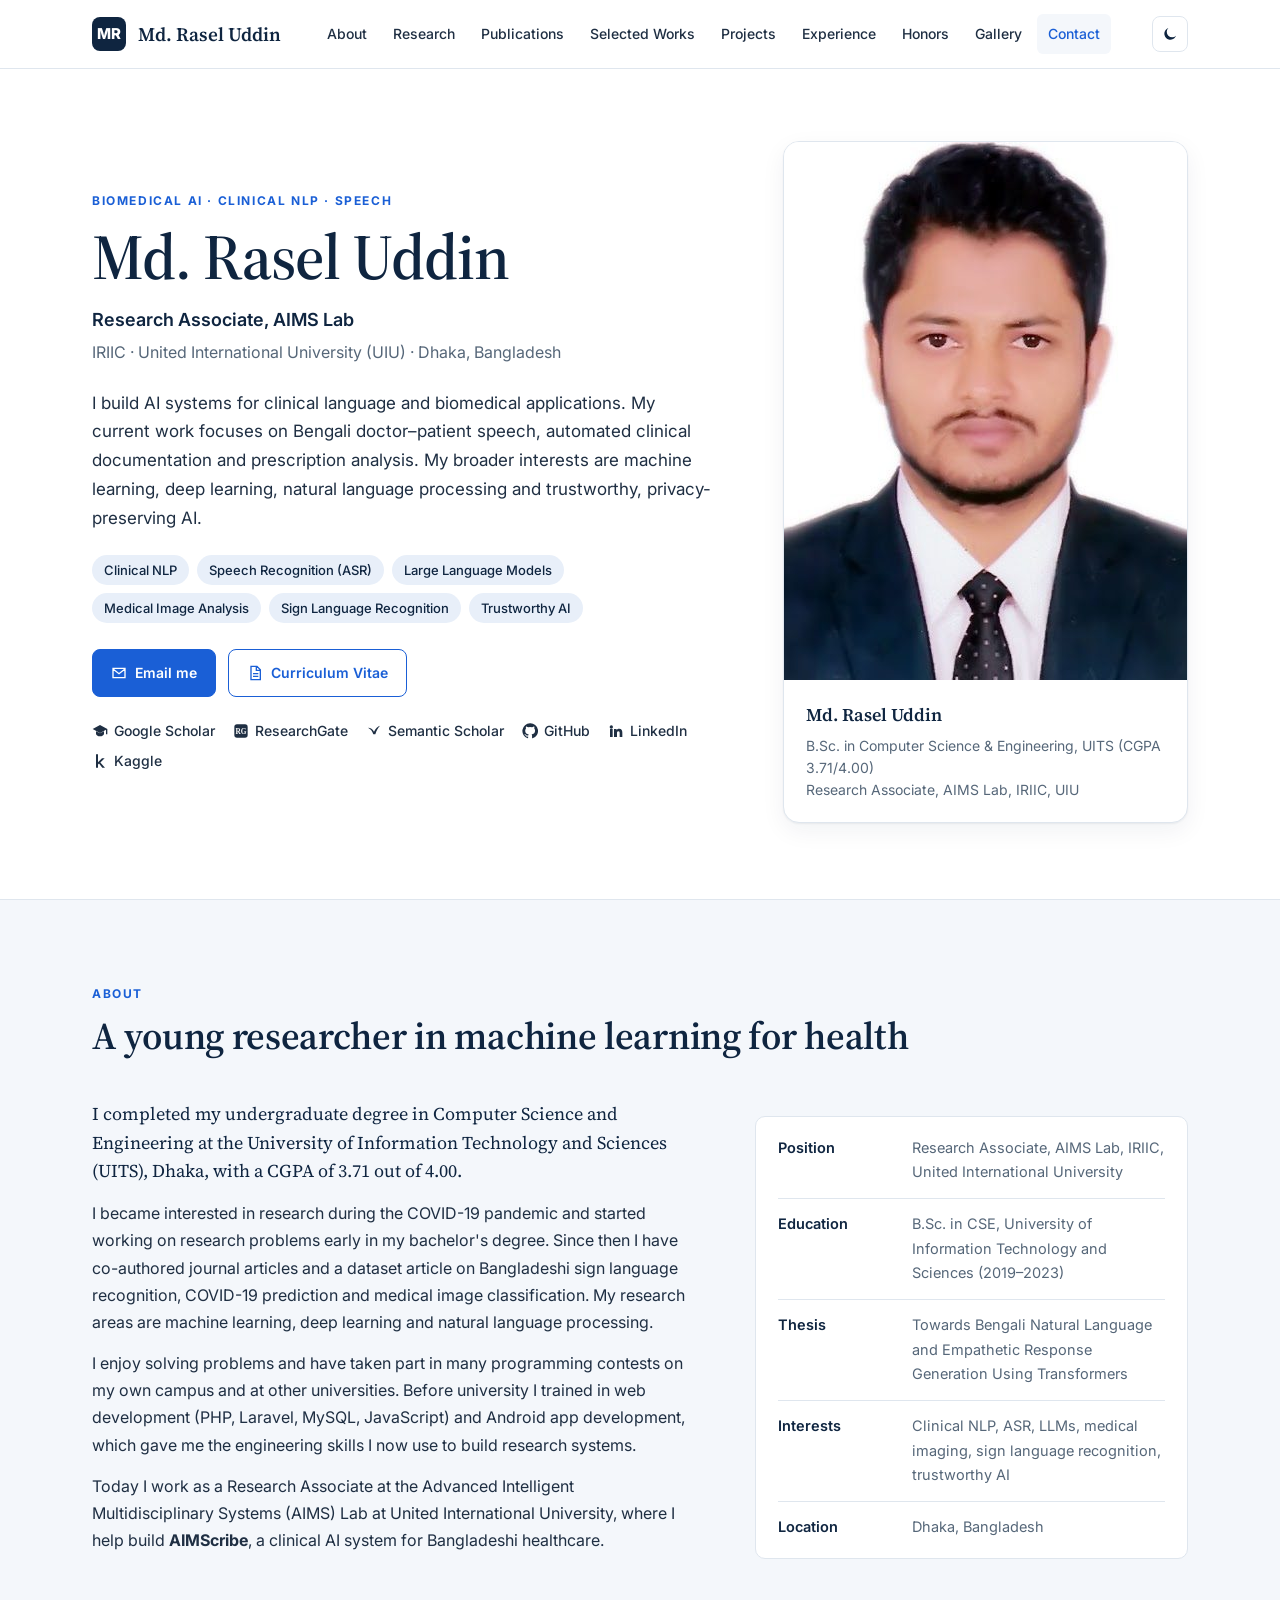
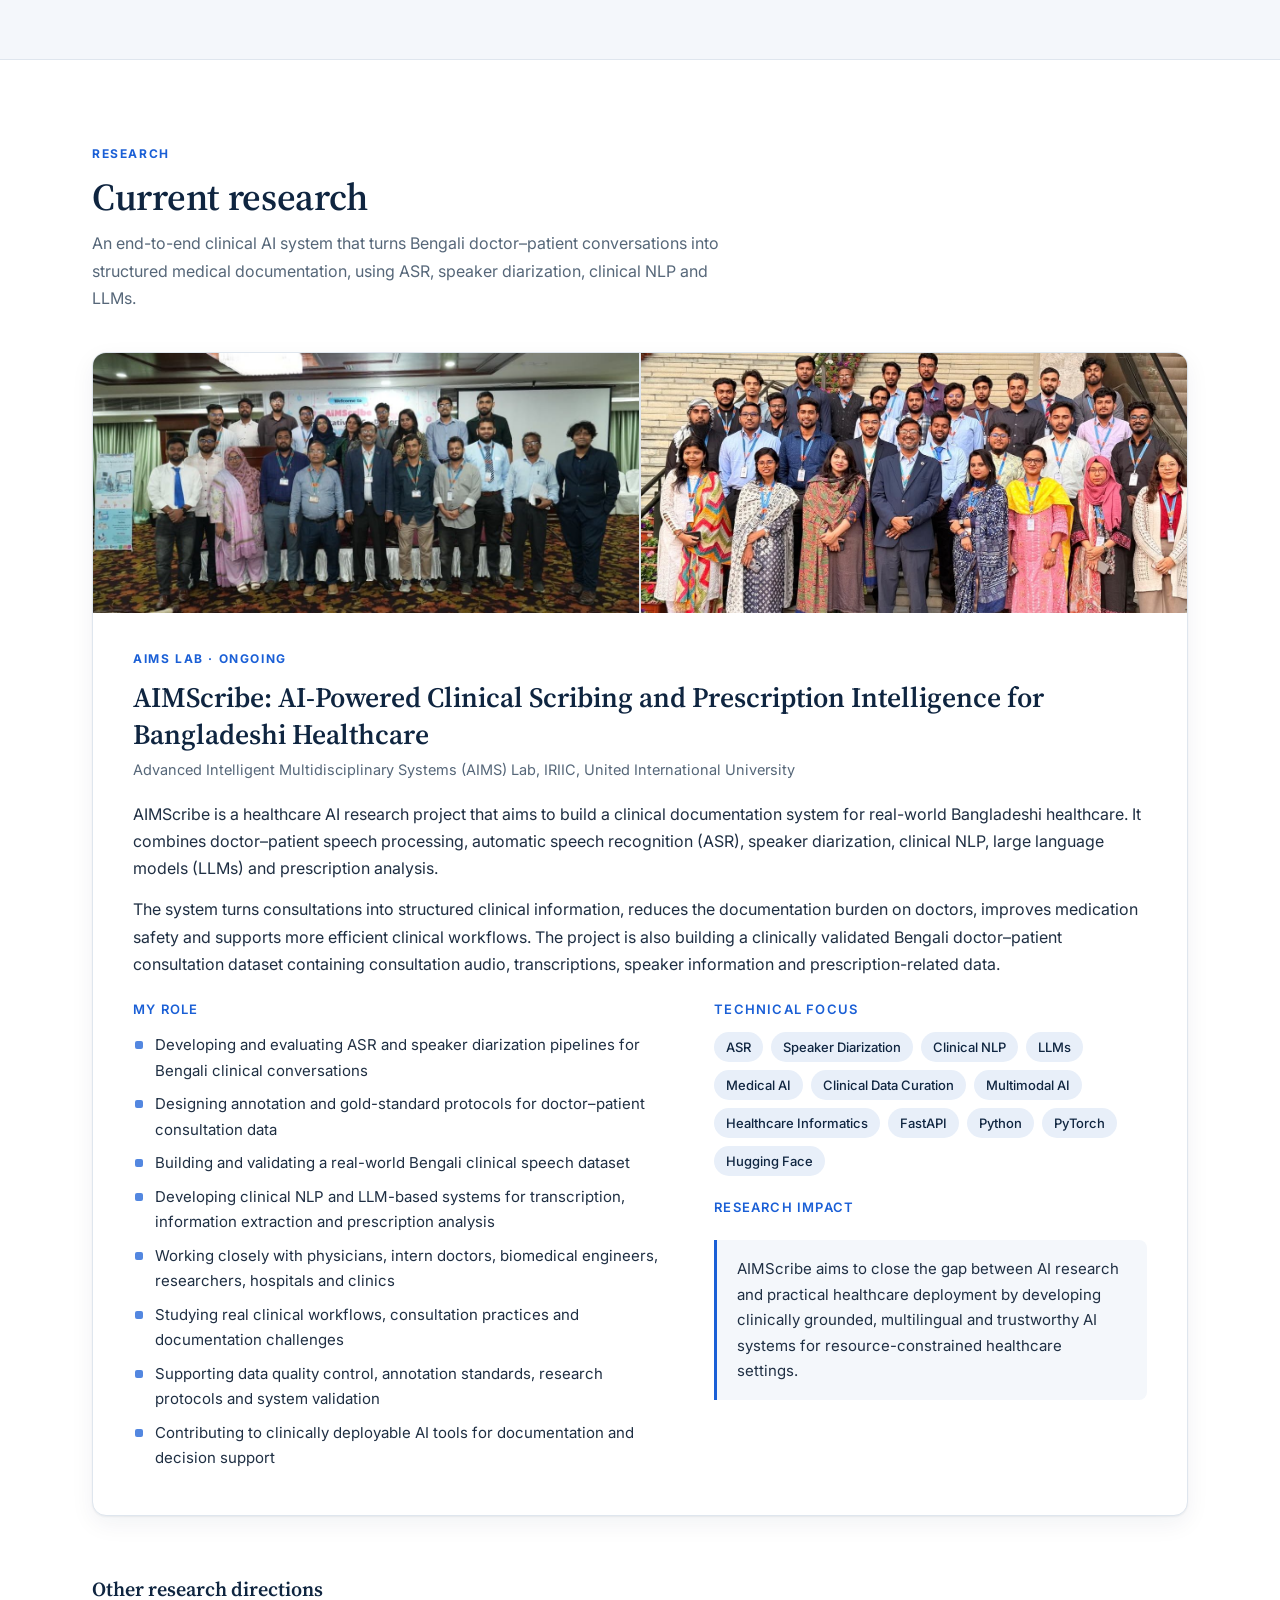
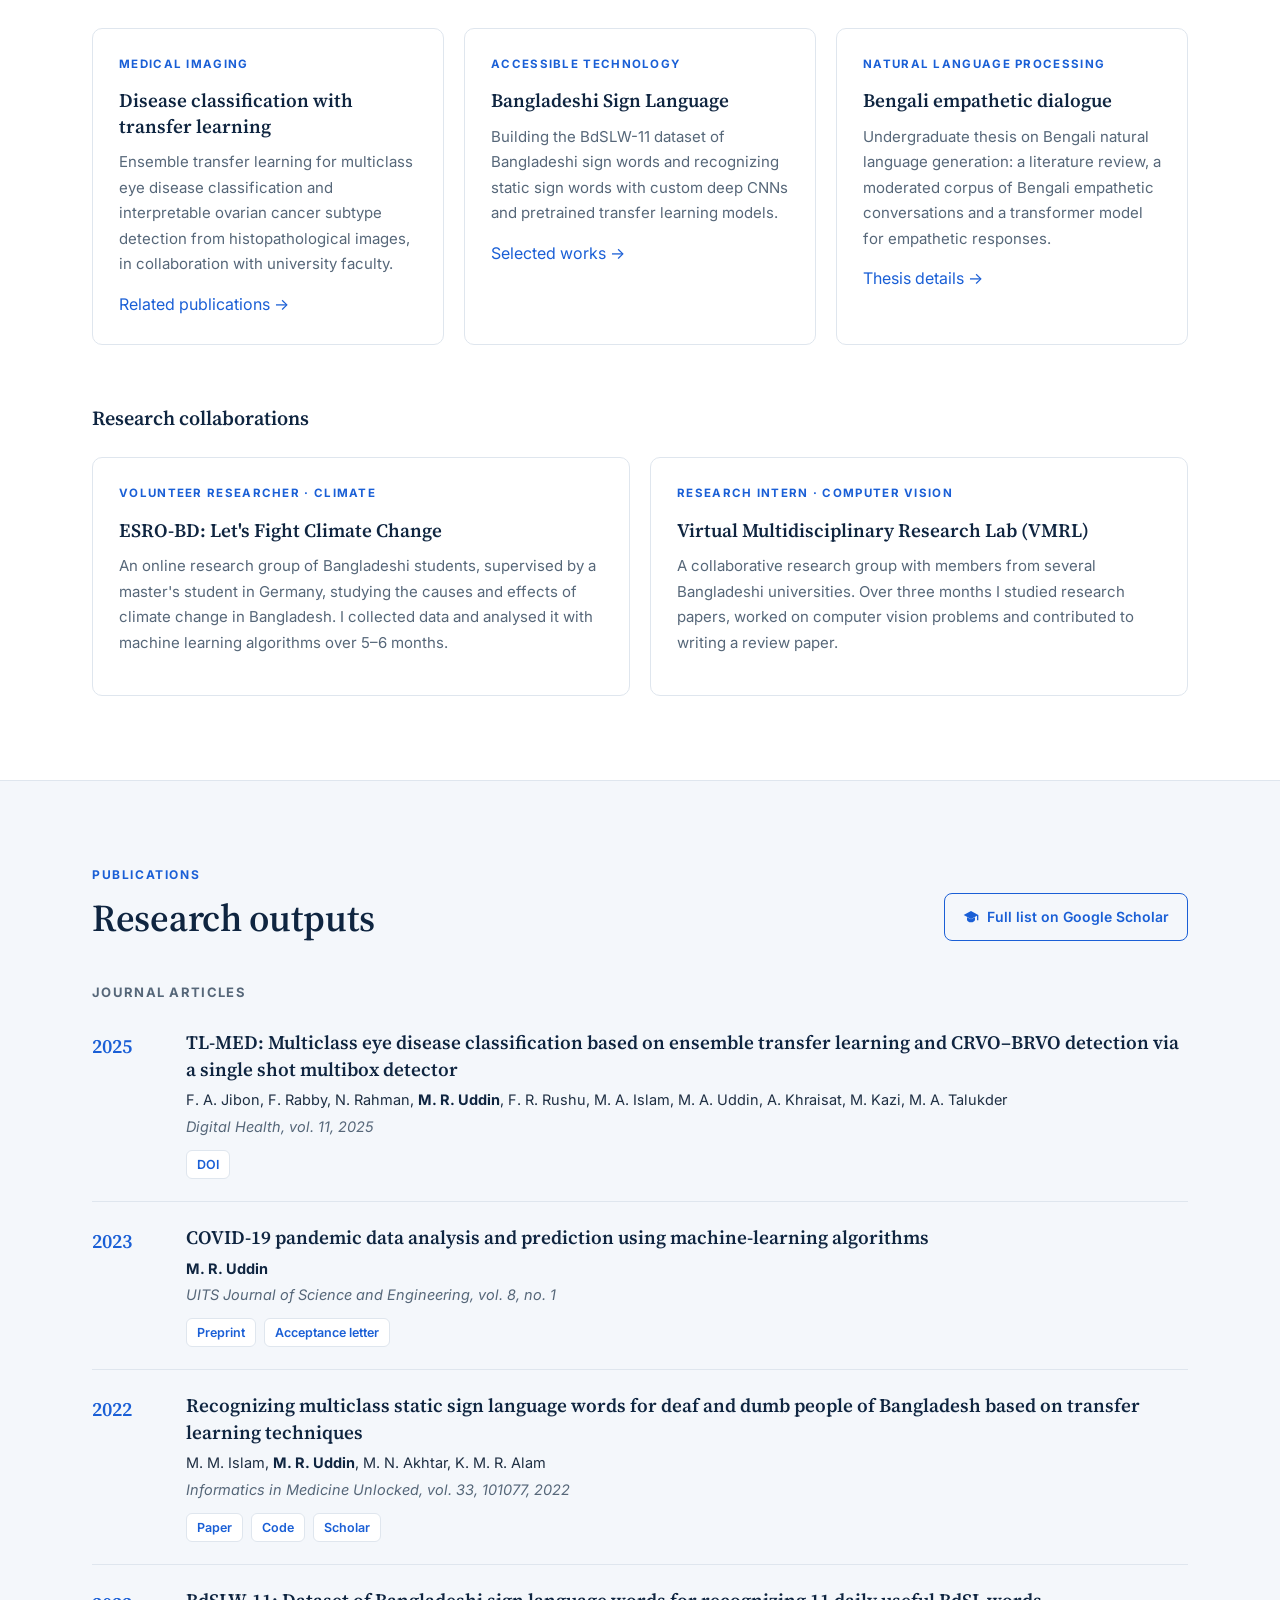
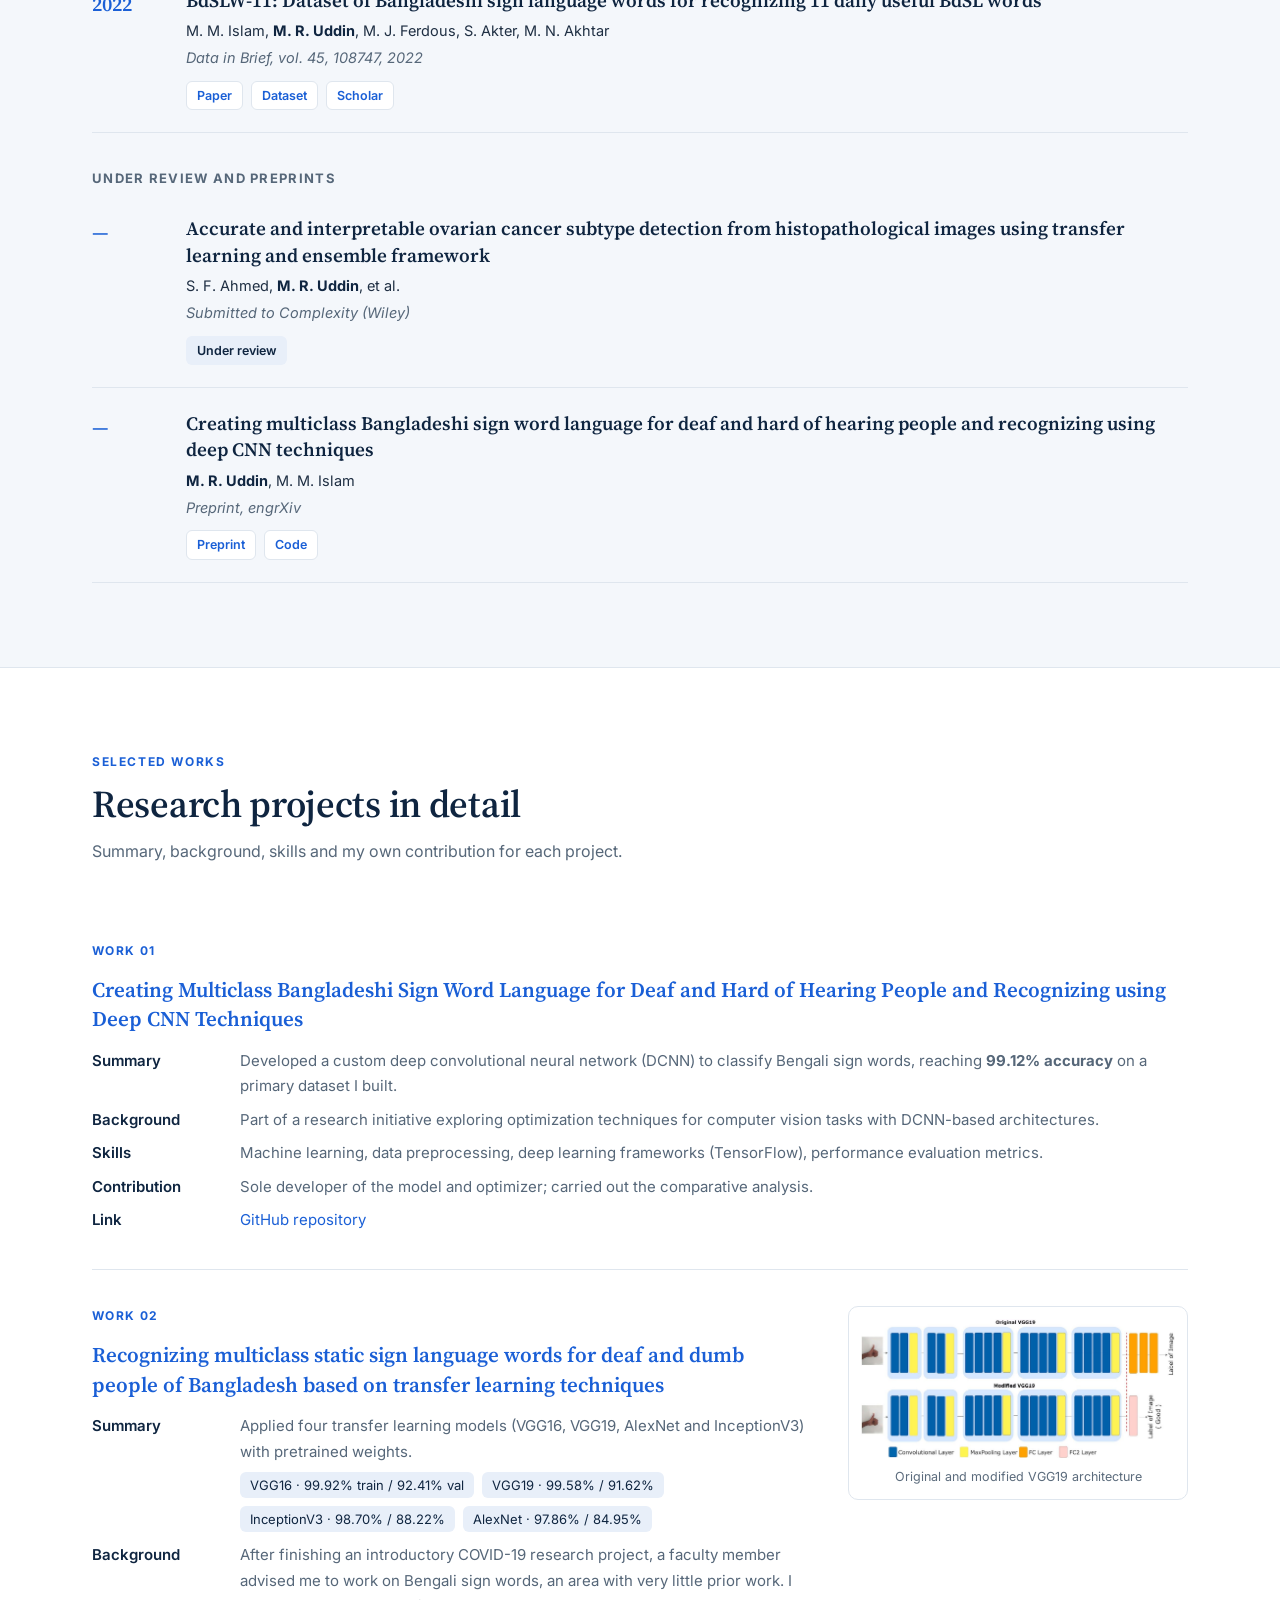
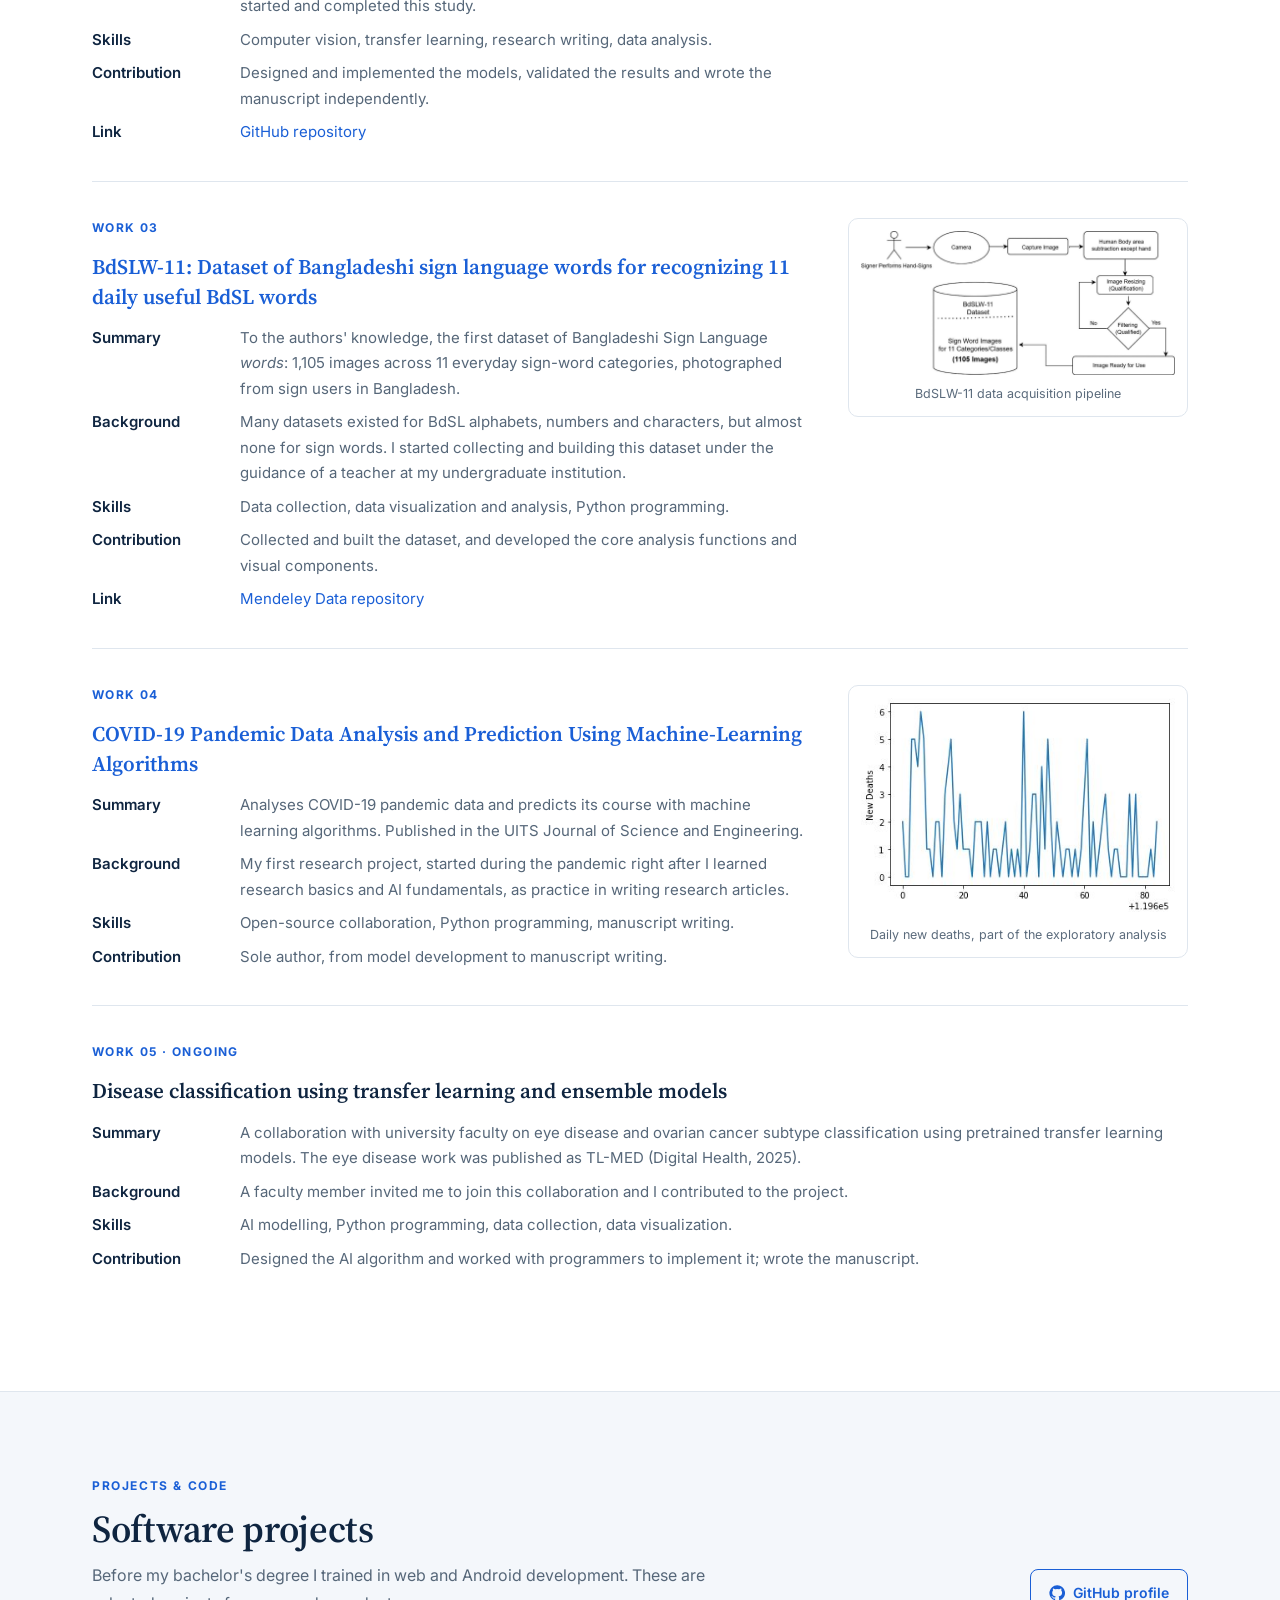
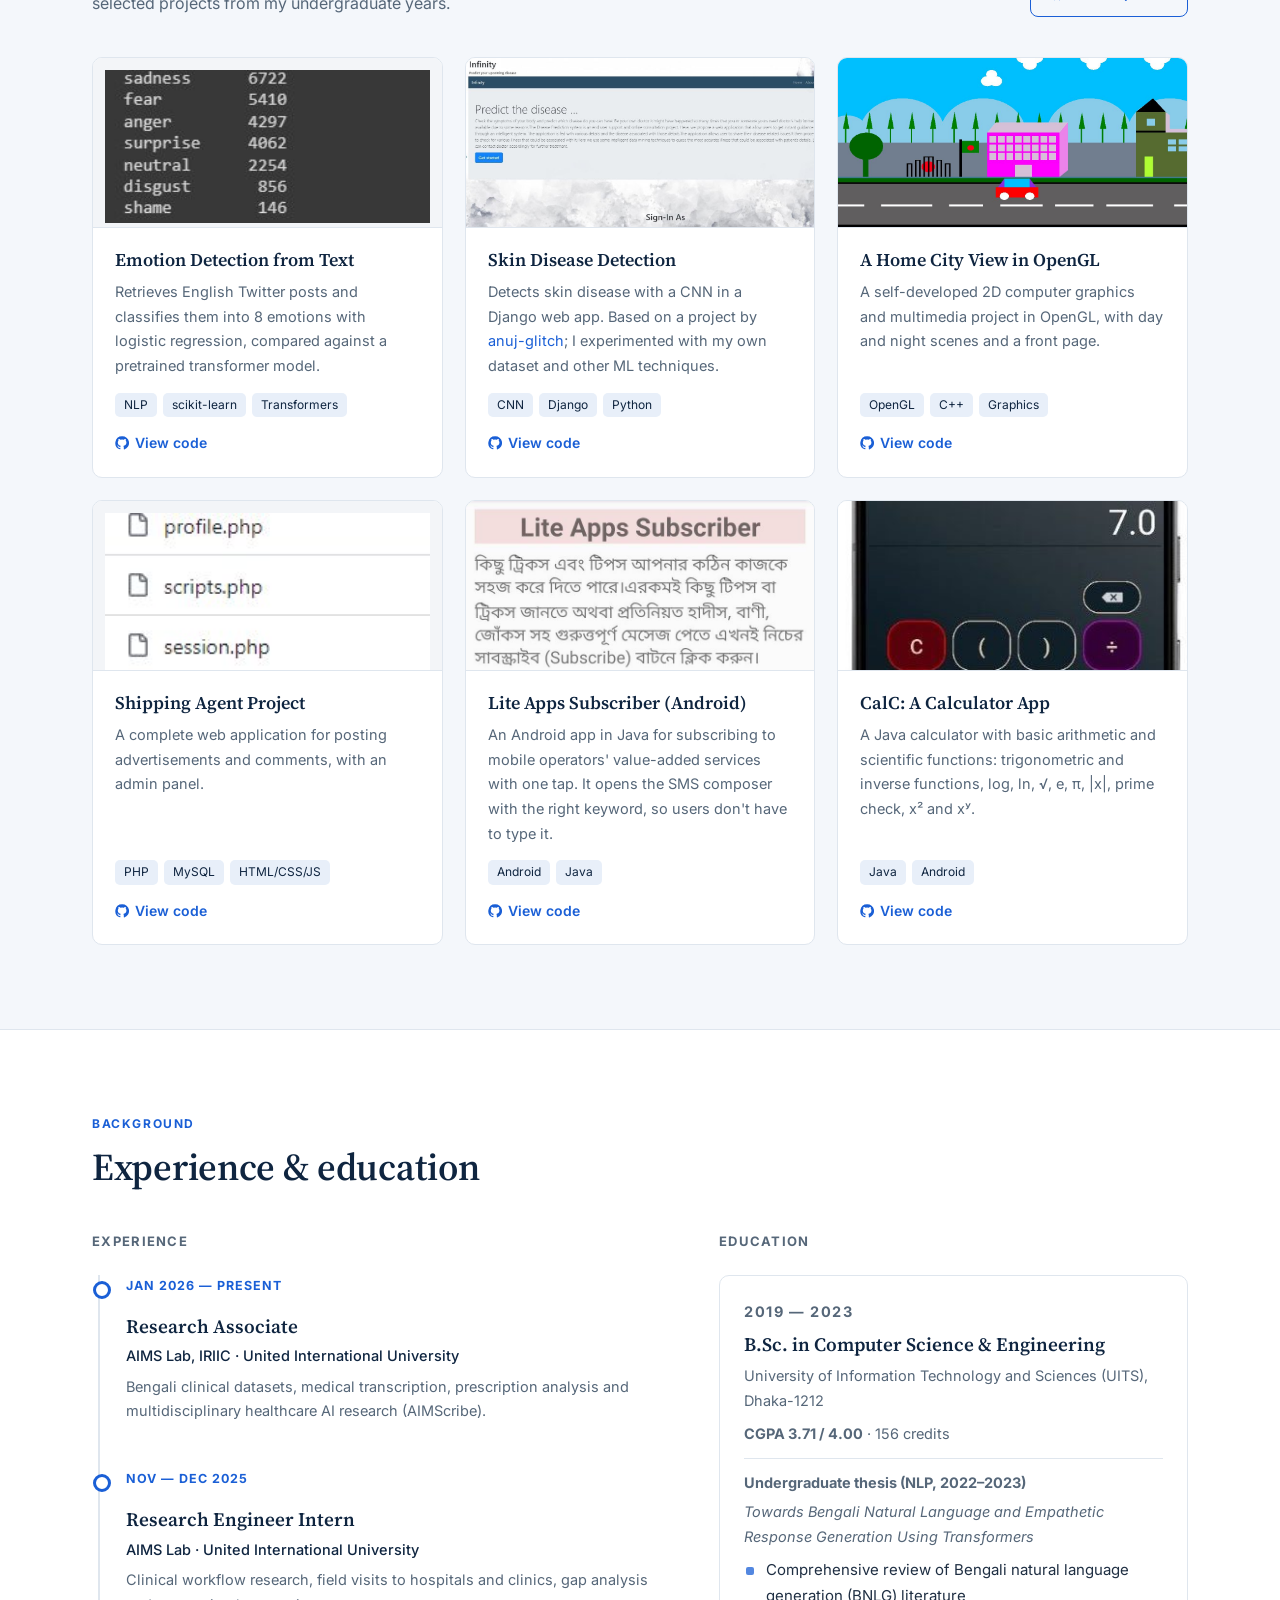
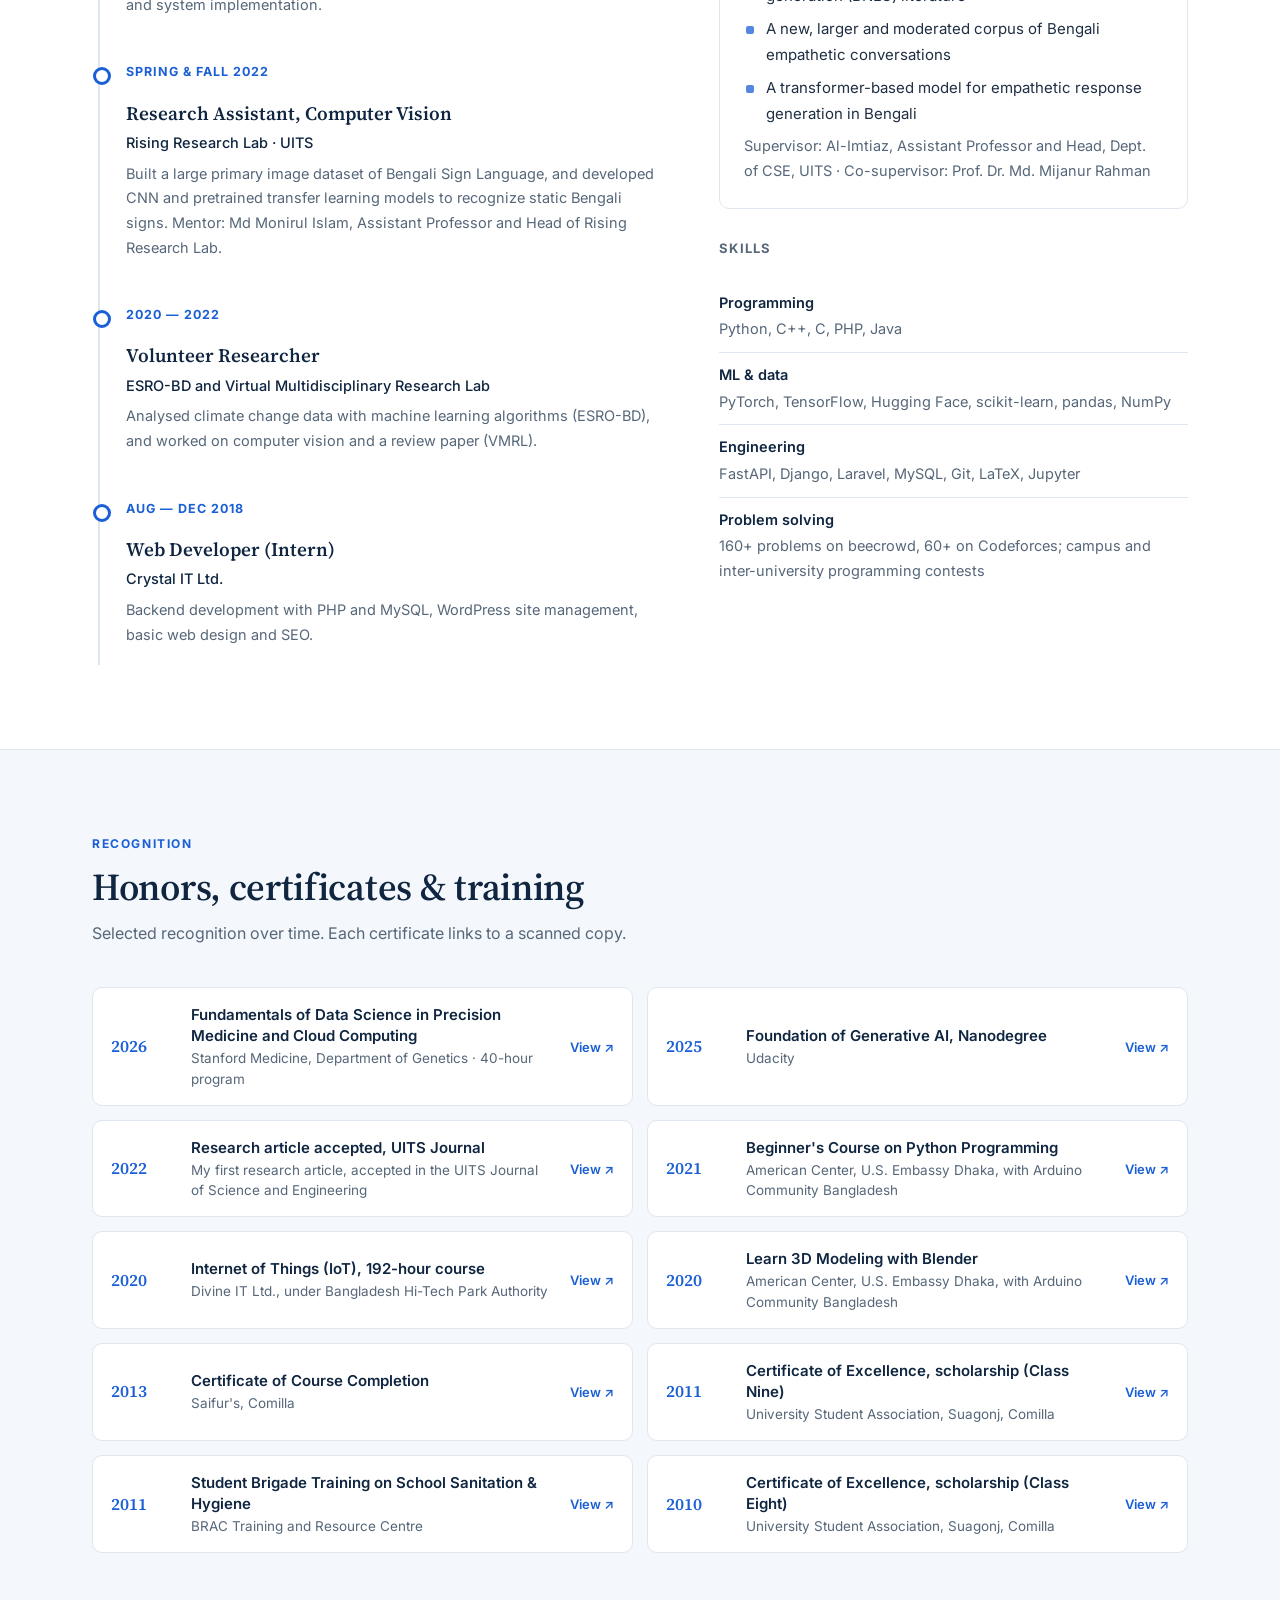
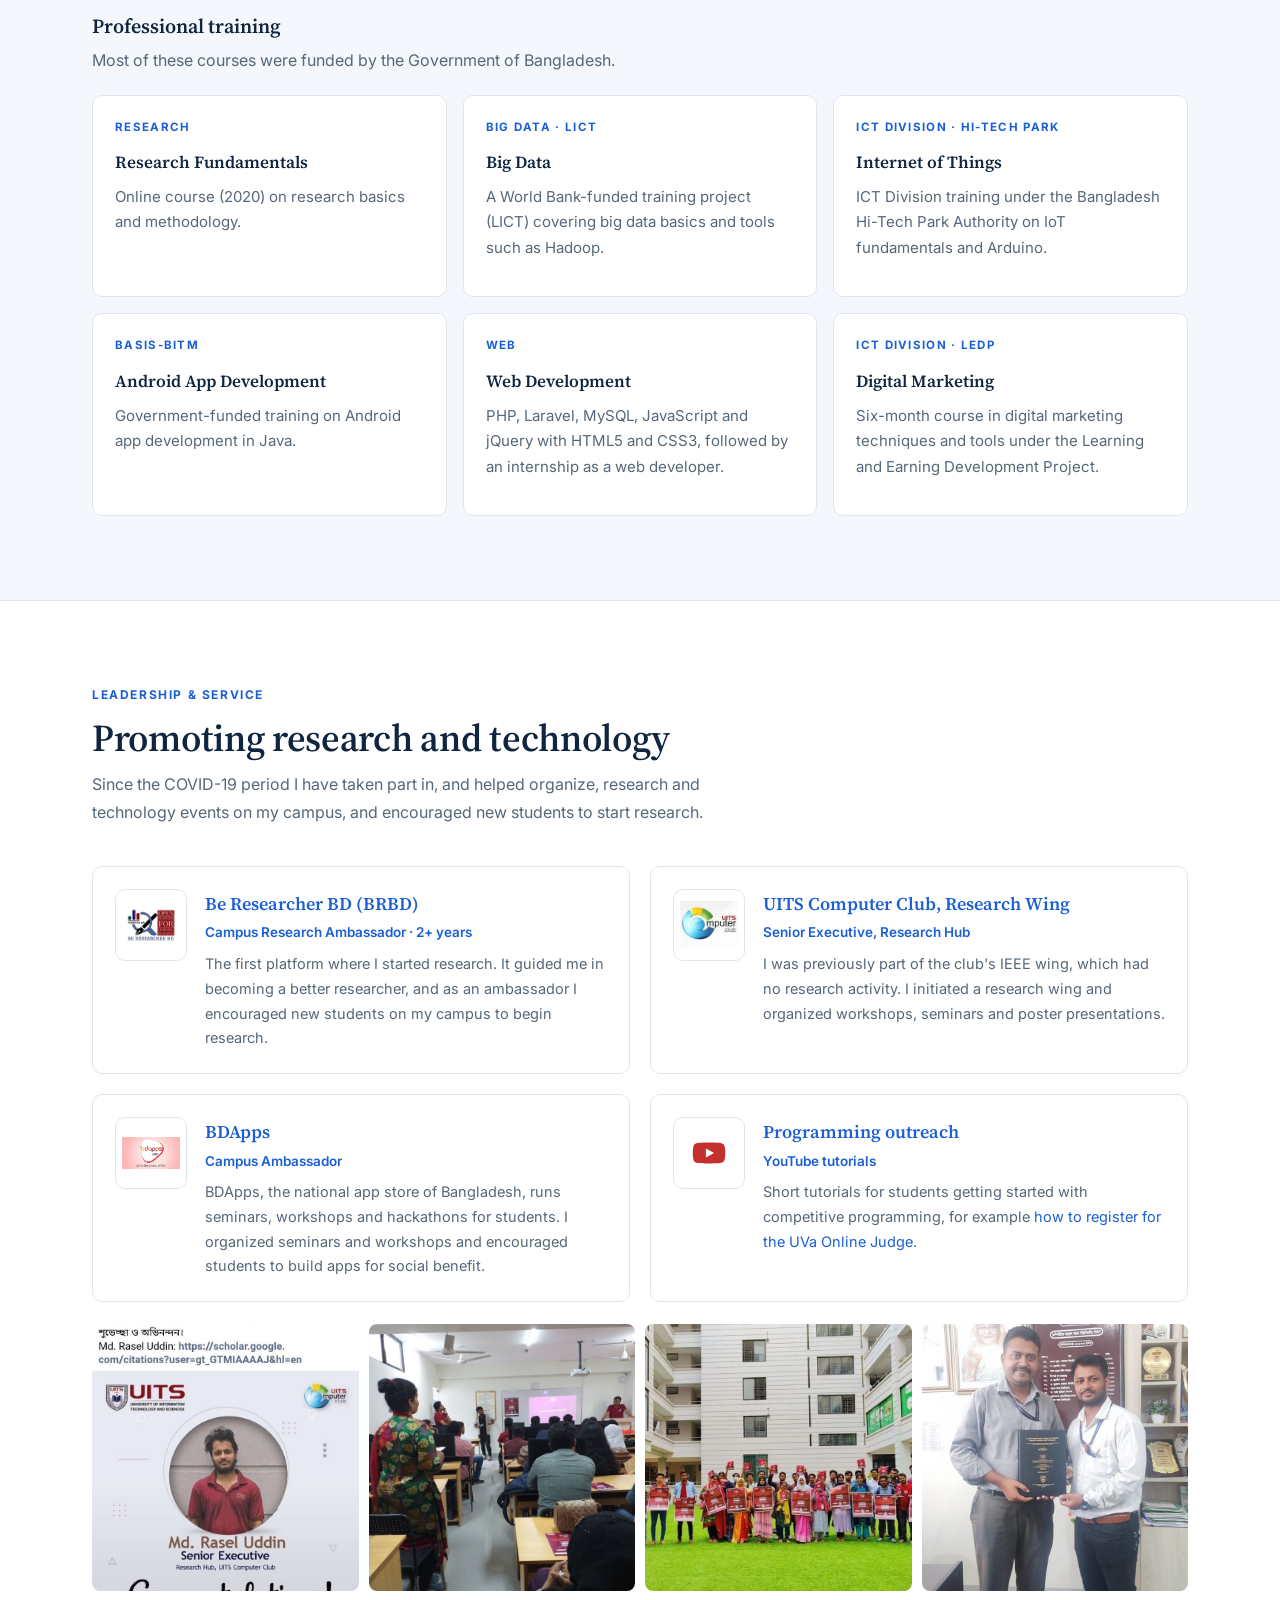
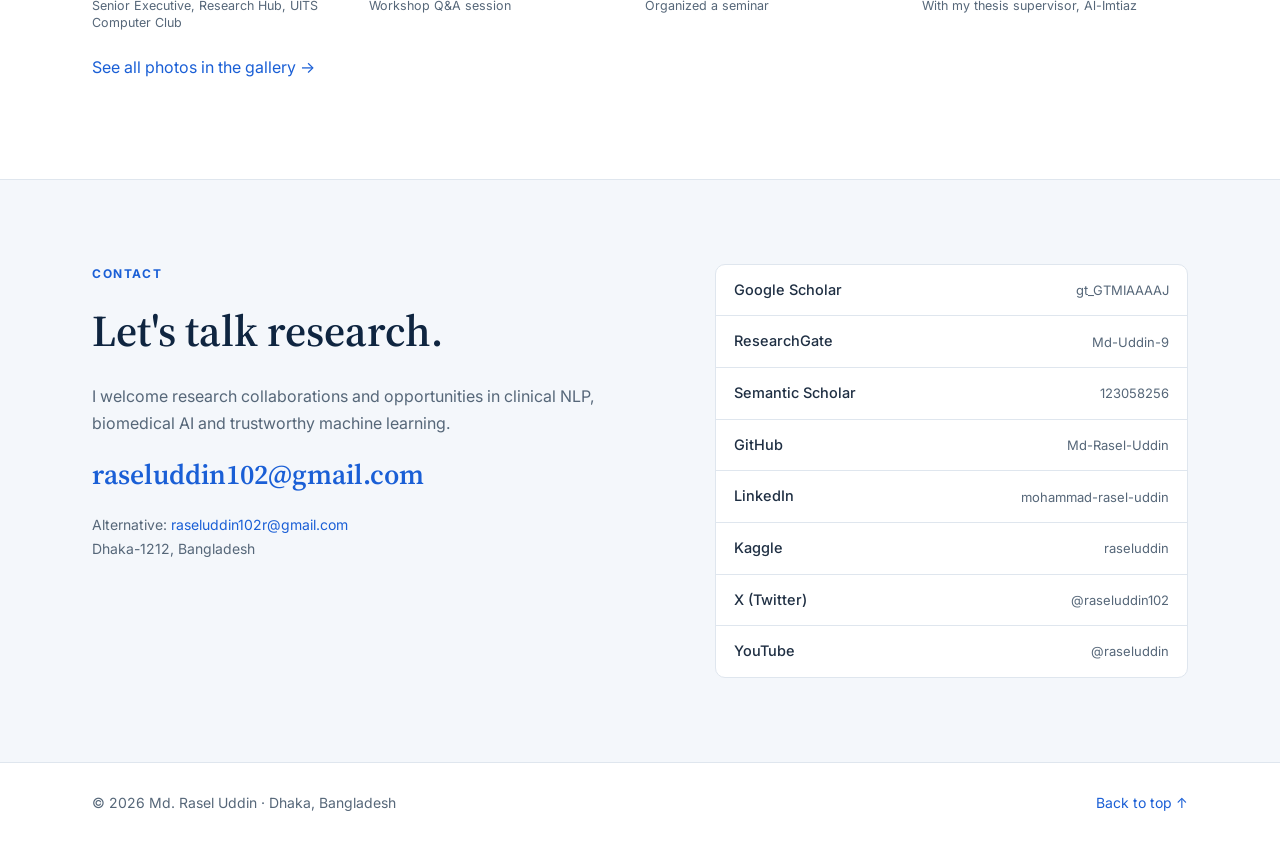
<file: index.html>
<!doctype html>
<html lang="en">
<head>
<meta charset="utf-8">
<meta name="viewport" content="width=device-width,initial-scale=1">
<title>Md. Rasel Uddin | Biomedical AI Research</title>
<meta name="description" content="Md. Rasel Uddin is a Research Associate at AIMS Lab, IRIIC, United International University, working on Bengali clinical speech, clinical NLP, LLMs and biomedical AI.">
<meta name="author" content="Md. Rasel Uddin">
<meta property="og:title" content="Md. Rasel Uddin | Biomedical AI Research">
<meta property="og:description" content="Research Associate at AIMS Lab, UIU. Clinical speech, clinical NLP, LLMs, medical imaging and trustworthy AI.">
<meta property="og:type" content="profile">
<meta property="og:url" content="https://md-rasel-uddin.github.io/">
<meta property="og:image" content="https://md-rasel-uddin.github.io/assets/img/portrait.jpg">
<link rel="canonical" href="https://md-rasel-uddin.github.io/">
<link rel="icon" href="favicon.svg">
<link rel="preconnect" href="https://fonts.googleapis.com">
<link rel="preconnect" href="https://fonts.gstatic.com" crossorigin>
<link href="https://fonts.googleapis.com/css2?family=Inter:wght@400;500;600;700;800&family=Source+Serif+4:opsz,wght@8..60,500;8..60,600&display=swap" rel="stylesheet">
<link rel="stylesheet" href="style.css">
<script type="application/ld+json">
{"@context":"https://schema.org","@type":"Person","name":"Md. Rasel Uddin","jobTitle":"Research Associate","worksFor":{"@type":"Organization","name":"AIMS Lab, IRIIC, United International University"},"alumniOf":"University of Information Technology and Sciences","email":"mailto:raseluddin102@gmail.com","url":"https://md-rasel-uddin.github.io/","sameAs":["https://scholar.google.com/citations?user=gt_GTMIAAAAJ&hl=en","https://www.researchgate.net/profile/Md-Uddin-9","https://www.semanticscholar.org/author/Md-Rasel-Uddin/123058256","https://github.com/Md-Rasel-Uddin","https://www.linkedin.com/in/mohammad-rasel-uddin-586041175/","https://www.kaggle.com/raseluddin"]}
</script>
<script>try{var t=localStorage.getItem('theme');if(t)document.documentElement.setAttribute('data-theme',t)}catch(e){}</script>
</head>
<body>
<svg width="0" height="0" style="position:absolute" aria-hidden="true">
  <symbol id="i-mail" viewBox="0 0 24 24"><path fill="none" stroke="currentColor" stroke-width="2" d="M3 5h18v14H3z M3 6l9 7 9-7"/></symbol>
  <symbol id="i-scholar" viewBox="0 0 24 24"><path fill="currentColor" d="M12 3 1 9l11 6 9-4.9V17h2V9L12 3zm-6 9.2V16c0 1.7 2.7 4 6 4s6-2.3 6-4v-3.8l-6 3.3-6-3.3z"/></symbol>
  <symbol id="i-rg" viewBox="0 0 24 24"><rect x="2" y="2" width="20" height="20" rx="4" fill="currentColor"/><text x="12" y="16.5" text-anchor="middle" font-family="Georgia,serif" font-size="11" font-weight="700" fill="#fff">RG</text></symbol>
  <symbol id="i-ss" viewBox="0 0 24 24"><path fill="currentColor" d="M3 7c4 0 7 2 9 6 2.5-5 5.5-8 9-9-3 3-5.5 7.5-7 13h-3C9.5 12 7 9 3 7z"/></symbol>
  <symbol id="i-gh" viewBox="0 0 24 24"><path fill="currentColor" d="M12 .5a11.5 11.5 0 0 0-3.6 22.4c.6.1.8-.3.8-.6v-2c-3.2.7-3.9-1.5-3.9-1.5-.5-1.3-1.3-1.7-1.3-1.7-1-.7.1-.7.1-.7 1.2.1 1.8 1.2 1.8 1.2 1 1.8 2.8 1.3 3.5 1 .1-.8.4-1.3.7-1.6-2.6-.3-5.3-1.3-5.3-5.7 0-1.3.5-2.3 1.2-3.1-.1-.3-.5-1.5.1-3.1 0 0 1-.3 3.2 1.2a11 11 0 0 1 5.8 0C17.3 4.8 18.3 5.1 18.3 5.1c.6 1.6.2 2.8.1 3.1.8.8 1.2 1.9 1.2 3.1 0 4.4-2.7 5.4-5.3 5.7.4.4.8 1.1.8 2.2v3.2c0 .3.2.7.8.6A11.5 11.5 0 0 0 12 .5z"/></symbol>
  <symbol id="i-in" viewBox="0 0 24 24"><path fill="currentColor" d="M4.98 3.5a2.5 2.5 0 1 1 0 5 2.5 2.5 0 0 1 0-5zM3 9h4v12H3zM9 9h3.8v1.7h.1c.5-1 1.8-2 3.8-2 4 0 4.8 2.6 4.8 6V21h-4v-5.6c0-1.3 0-3-1.9-3s-2.1 1.4-2.1 2.9V21H9z"/></symbol>
  <symbol id="i-kaggle" viewBox="0 0 24 24"><path fill="currentColor" d="M6 2h3v12l6-6h4l-6.5 6.3L19.5 22h-4l-5-6.3L9 17.2V22H6z"/></symbol>
  <symbol id="i-cv" viewBox="0 0 24 24"><path fill="none" stroke="currentColor" stroke-width="2" d="M6 2h9l5 5v15H6z M14 2v6h6 M9 13h8 M9 17h8"/></symbol>
  <symbol id="i-yt" viewBox="0 0 24 24"><path fill="currentColor" d="M23 7.2a3 3 0 0 0-2.1-2.1C19 4.6 12 4.6 12 4.6s-7 0-8.9.5A3 3 0 0 0 1 7.2 31 31 0 0 0 .5 12a31 31 0 0 0 .5 4.8 3 3 0 0 0 2.1 2.1c1.9.5 8.9.5 8.9.5s7 0 8.9-.5a3 3 0 0 0 2.1-2.1c.4-1.6.5-4.8.5-4.8s0-3.2-.5-4.8zM9.8 15.1V8.9L15.6 12z"/></symbol>
  <symbol id="i-moon" viewBox="0 0 24 24"><path fill="currentColor" d="M21 14.5A9 9 0 1 1 9.5 3a7 7 0 0 0 11.5 11.5z"/></symbol>
</svg>

<a class="skip" href="#main">Skip to content</a>

<header class="site-header">
  <div class="wrap">
    <a class="brand" href="#top" aria-label="Md. Rasel Uddin, home"><span class="brand-mark">MR</span><span class="brand-name-full">Md. Rasel Uddin</span></a>
    <button class="nav-toggle" aria-expanded="false" aria-controls="site-nav" aria-label="Open menu"><svg width="20" height="20" viewBox="0 0 24 24"><path stroke="currentColor" stroke-width="2" d="M3 6h18M3 12h18M3 18h18"/></svg></button>
    <nav class="nav" id="site-nav" aria-label="Main navigation">
      <a href="#about">About</a>
      <a href="#research">Research</a>
      <a href="#publications">Publications</a>
      <a href="#works">Selected Works</a>
      <a href="#projects">Projects</a>
      <a href="#experience">Experience</a>
      <a href="#honors">Honors</a>
      <a href="gallery.html">Gallery</a>
      <a href="#contact">Contact</a>
    </nav>
    <button class="theme-toggle" aria-label="Toggle dark mode" title="Toggle dark mode"><svg width="16" height="16"><use href="#i-moon"/></svg></button>
  </div>
</header>

<main id="main">
<!-- ================= HERO ================= -->
<section class="hero" id="top">
  <div class="wrap hero-grid">
    <div>
      <p class="eyebrow">Biomedical AI · Clinical NLP · Speech</p>
      <h1>Md. Rasel Uddin</h1>
      <p class="role">Research Associate, AIMS Lab</p>
      <p class="affil">IRIIC · United International University (UIU) · Dhaka, Bangladesh</p>
      <p class="bio">I build AI systems for clinical language and biomedical applications. My current work focuses on Bengali doctor–patient speech, automated clinical documentation and prescription analysis. My broader interests are machine learning, deep learning, natural language processing and trustworthy, privacy-preserving AI.</p>
      <div class="interests" aria-label="Research interests">
        <span class="chip">Clinical NLP</span><span class="chip">Speech Recognition (ASR)</span><span class="chip">Large Language Models</span><span class="chip">Medical Image Analysis</span><span class="chip">Sign Language Recognition</span><span class="chip">Trustworthy AI</span>
      </div>
      <div class="actions">
        <a class="btn" href="mailto:raseluddin102@gmail.com"><svg width="16" height="16"><use href="#i-mail"/></svg>Email me</a>
        <a class="btn ghost" href="https://drive.google.com/file/d/1b5iepUwbhPLOIazNwWfRvFTA7o0LgFng/view" target="_blank" rel="noopener"><svg width="16" height="16"><use href="#i-cv"/></svg>Curriculum Vitae</a>
      </div>
      <div class="profile-links">
        <a href="https://scholar.google.com/citations?user=gt_GTMIAAAAJ&amp;hl=en" target="_blank" rel="noopener"><svg><use href="#i-scholar"/></svg>Google Scholar</a>
        <a href="https://www.researchgate.net/profile/Md-Uddin-9" target="_blank" rel="noopener"><svg><use href="#i-rg"/></svg>ResearchGate</a>
        <a href="https://www.semanticscholar.org/author/Md-Rasel-Uddin/123058256" target="_blank" rel="noopener"><svg><use href="#i-ss"/></svg>Semantic Scholar</a>
        <a href="https://github.com/Md-Rasel-Uddin" target="_blank" rel="noopener"><svg><use href="#i-gh"/></svg>GitHub</a>
        <a href="https://www.linkedin.com/in/mohammad-rasel-uddin-586041175/" target="_blank" rel="noopener"><svg><use href="#i-in"/></svg>LinkedIn</a>
        <a href="https://www.kaggle.com/raseluddin" target="_blank" rel="noopener"><svg><use href="#i-kaggle"/></svg>Kaggle</a>
      </div>
    </div>
    <aside class="portrait-card">
      <img src="assets/img/portrait.jpg" alt="Portrait of Md. Rasel Uddin" width="476" height="538">
      <div class="meta">
        <h3>Md. Rasel Uddin</h3>
        <p>B.Sc. in Computer Science &amp; Engineering, UITS (CGPA 3.71/4.00)<br>Research Associate, AIMS Lab, IRIIC, UIU</p>
      </div>
    </aside>
  </div>
</section>

<!-- ================= ABOUT ================= -->
<section id="about" class="alt">
  <div class="wrap">
    <div class="section-head"><div><p class="eyebrow">About</p><h2>A young researcher in machine learning for health</h2></div></div>
    <div class="about-grid">
      <div>
        <p class="lead">I completed my undergraduate degree in Computer Science and Engineering at the University of Information Technology and Sciences (UITS), Dhaka, with a CGPA of 3.71 out of 4.00.</p>
        <p>I became interested in research during the COVID-19 pandemic and started working on research problems early in my bachelor's degree. Since then I have co-authored journal articles and a dataset article on Bangladeshi sign language recognition, COVID-19 prediction and medical image classification. My research areas are machine learning, deep learning and natural language processing.</p>
        <p>I enjoy solving problems and have taken part in many programming contests on my own campus and at other universities. Before university I trained in web development (PHP, Laravel, MySQL, JavaScript) and Android app development, which gave me the engineering skills I now use to build research systems.</p>
        <p>Today I work as a Research Associate at the Advanced Intelligent Multidisciplinary Systems (AIMS) Lab at United International University, where I help build <strong>AIMScribe</strong>, a clinical AI system for Bangladeshi healthcare.</p>
      </div>
      <dl class="facts">
        <div><dt>Position</dt><dd>Research Associate, AIMS Lab, IRIIC, United International University</dd></div>
        <div><dt>Education</dt><dd>B.Sc. in CSE, University of Information Technology and Sciences (2019–2023)</dd></div>
        <div><dt>Thesis</dt><dd>Towards Bengali Natural Language and Empathetic Response Generation Using Transformers</dd></div>
        <div><dt>Interests</dt><dd>Clinical NLP, ASR, LLMs, medical imaging, sign language recognition, trustworthy AI</dd></div>
        <div><dt>Location</dt><dd>Dhaka, Bangladesh</dd></div>
      </dl>
    </div>
  </div>
</section>

<!-- ================= RESEARCH ================= -->
<section id="research">
  <div class="wrap">
    <div class="section-head"><div><p class="eyebrow">Research</p><h2>Current research</h2><p class="sub">An end-to-end clinical AI system that turns Bengali doctor–patient conversations into structured medical documentation, using ASR, speaker diarization, clinical NLP and LLMs.</p></div></div>

    <article class="feature">
      <div class="feature-photos">
        <img src="assets/img/aims-lab-1.jpg" alt="AIMS Lab team at a research event" loading="lazy">
        <img src="assets/img/aims-lab-2.jpg" alt="AIMS Lab members at United International University" loading="lazy">
      </div>
      <div class="feature-body">
        <p class="eyebrow">AIMS Lab · Ongoing</p>
        <h3>AIMScribe: AI-Powered Clinical Scribing and Prescription Intelligence for Bangladeshi Healthcare</h3>
        <p class="org">Advanced Intelligent Multidisciplinary Systems (AIMS) Lab, IRIIC, United International University</p>
        <p>AIMScribe is a healthcare AI research project that aims to build a clinical documentation system for real-world Bangladeshi healthcare. It combines doctor–patient speech processing, automatic speech recognition (ASR), speaker diarization, clinical NLP, large language models (LLMs) and prescription analysis.</p>
        <p>The system turns consultations into structured clinical information, reduces the documentation burden on doctors, improves medication safety and supports more efficient clinical workflows. The project is also building a clinically validated Bengali doctor–patient consultation dataset containing consultation audio, transcriptions, speaker information and prescription-related data.</p>
        <div class="two-col">
          <div>
            <h4>My role</h4>
            <ul class="checklist">
              <li>Developing and evaluating ASR and speaker diarization pipelines for Bengali clinical conversations</li>
              <li>Designing annotation and gold-standard protocols for doctor–patient consultation data</li>
              <li>Building and validating a real-world Bengali clinical speech dataset</li>
              <li>Developing clinical NLP and LLM-based systems for transcription, information extraction and prescription analysis</li>
              <li>Working closely with physicians, intern doctors, biomedical engineers, researchers, hospitals and clinics</li>
              <li>Studying real clinical workflows, consultation practices and documentation challenges</li>
              <li>Supporting data quality control, annotation standards, research protocols and system validation</li>
              <li>Contributing to clinically deployable AI tools for documentation and decision support</li>
            </ul>
          </div>
          <div>
            <h4>Technical focus</h4>
            <div class="interests" style="margin:0 0 20px">
              <span class="chip">ASR</span><span class="chip">Speaker Diarization</span><span class="chip">Clinical NLP</span><span class="chip">LLMs</span><span class="chip">Medical AI</span><span class="chip">Clinical Data Curation</span><span class="chip">Multimodal AI</span><span class="chip">Healthcare Informatics</span><span class="chip">FastAPI</span><span class="chip">Python</span><span class="chip">PyTorch</span><span class="chip">Hugging Face</span>
            </div>
            <h4>Research impact</h4>
            <p class="impact">AIMScribe aims to close the gap between AI research and practical healthcare deployment by developing clinically grounded, multilingual and trustworthy AI systems for resource-constrained healthcare settings.</p>
          </div>
        </div>
      </div>
    </article>

    <h3 class="subhead">Other research directions</h3>
    <div class="cards">
      <article class="card">
        <p class="tag">Medical imaging</p>
        <h3>Disease classification with transfer learning</h3>
        <p>Ensemble transfer learning for multiclass eye disease classification and interpretable ovarian cancer subtype detection from histopathological images, in collaboration with university faculty.</p>
        <a href="#publications">Related publications →</a>
      </article>
      <article class="card">
        <p class="tag">Accessible technology</p>
        <h3>Bangladeshi Sign Language</h3>
        <p>Building the BdSLW-11 dataset of Bangladeshi sign words and recognizing static sign words with custom deep CNNs and pretrained transfer learning models.</p>
        <a href="#works">Selected works →</a>
      </article>
      <article class="card">
        <p class="tag">Natural language processing</p>
        <h3>Bengali empathetic dialogue</h3>
        <p>Undergraduate thesis on Bengali natural language generation: a literature review, a moderated corpus of Bengali empathetic conversations and a transformer model for empathetic responses.</p>
        <a href="#experience">Thesis details →</a>
      </article>
    </div>

    <h3 class="subhead">Research collaborations</h3>
    <div class="cards cards-2">
      <article class="card">
        <p class="tag">Volunteer researcher · Climate</p>
        <h3>ESRO-BD: Let's Fight Climate Change</h3>
        <p>An online research group of Bangladeshi students, supervised by a master's student in Germany, studying the causes and effects of climate change in Bangladesh. I collected data and analysed it with machine learning algorithms over 5–6 months.</p>
      </article>
      <article class="card">
        <p class="tag">Research intern · Computer vision</p>
        <h3>Virtual Multidisciplinary Research Lab (VMRL)</h3>
        <p>A collaborative research group with members from several Bangladeshi universities. Over three months I studied research papers, worked on computer vision problems and contributed to writing a review paper.</p>
      </article>
    </div>
  </div>
</section>

<!-- ================= PUBLICATIONS ================= -->
<section id="publications" class="alt">
  <div class="wrap">
    <div class="section-head">
      <div><p class="eyebrow">Publications</p><h2>Research outputs</h2></div>
      <a class="btn ghost" href="https://scholar.google.com/citations?user=gt_GTMIAAAAJ&amp;hl=en" target="_blank" rel="noopener"><svg width="16" height="16"><use href="#i-scholar"/></svg>Full list on Google Scholar</a>
    </div>

    <div class="pub-group">
      <h3>Journal articles</h3>
      <div class="pub">
        <span class="year">2025</span>
        <div>
          <p class="title">TL-MED: Multiclass eye disease classification based on ensemble transfer learning and CRVO–BRVO detection via a single shot multibox detector</p>
          <p class="authors">F. A. Jibon, F. Rabby, N. Rahman, <b>M. R. Uddin</b>, F. R. Rushu, M. A. Islam, M. A. Uddin, A. Khraisat, M. Kazi, M. A. Talukder</p>
          <p class="venue">Digital Health, vol. 11, 2025</p>
          <div class="pub-links"><a href="https://doi.org/10.1177/20552076251379729" target="_blank" rel="noopener">DOI</a></div>
        </div>
      </div>
      <div class="pub">
        <span class="year">2023</span>
        <div>
          <p class="title">COVID-19 pandemic data analysis and prediction using machine-learning algorithms</p>
          <p class="authors"><b>M. R. Uddin</b></p>
          <p class="venue">UITS Journal of Science and Engineering, vol. 8, no. 1</p>
          <div class="pub-links"><a href="https://engrxiv.org/preprint/view/3226" target="_blank" rel="noopener">Preprint</a><a href="https://drive.google.com/file/d/1l_LPP-A7bjz2RHJMIOKcsIVta8d-8ELo/view" target="_blank" rel="noopener">Acceptance letter</a></div>
        </div>
      </div>
      <div class="pub">
        <span class="year">2022</span>
        <div>
          <p class="title">Recognizing multiclass static sign language words for deaf and dumb people of Bangladesh based on transfer learning techniques</p>
          <p class="authors">M. M. Islam, <b>M. R. Uddin</b>, M. N. Akhtar, K. M. R. Alam</p>
          <p class="venue">Informatics in Medicine Unlocked, vol. 33, 101077, 2022</p>
          <div class="pub-links"><a href="https://www.sciencedirect.com/science/article/pii/S2352914822002131" target="_blank" rel="noopener">Paper</a><a href="https://github.com/Md-Rasel-Uddin/Bangla-Sign-Language-Recognition-Using-TL" target="_blank" rel="noopener">Code</a><a href="https://scholar.google.com/citations?view_op=view_citation&amp;hl=en&amp;user=gt_GTMIAAAAJ&amp;citation_for_view=gt_GTMIAAAAJ:YsMSGLbcyi4C" target="_blank" rel="noopener">Scholar</a></div>
        </div>
      </div>
      <div class="pub">
        <span class="year">2022</span>
        <div>
          <p class="title">BdSLW-11: Dataset of Bangladeshi sign language words for recognizing 11 daily useful BdSL words</p>
          <p class="authors">M. M. Islam, <b>M. R. Uddin</b>, M. J. Ferdous, S. Akter, M. N. Akhtar</p>
          <p class="venue">Data in Brief, vol. 45, 108747, 2022</p>
          <div class="pub-links"><a href="https://www.sciencedirect.com/science/article/pii/S2352340922009519" target="_blank" rel="noopener">Paper</a><a href="https://data.mendeley.com/datasets/523d6dxz4n/4" target="_blank" rel="noopener">Dataset</a><a href="https://scholar.google.com/citations?view_op=view_citation&amp;hl=en&amp;user=gt_GTMIAAAAJ&amp;citation_for_view=gt_GTMIAAAAJ:_FxGoFyzp5QC" target="_blank" rel="noopener">Scholar</a></div>
        </div>
      </div>
    </div>

    <div class="pub-group">
      <h3>Under review and preprints</h3>
      <div class="pub">
        <span class="year">—</span>
        <div>
          <p class="title">Accurate and interpretable ovarian cancer subtype detection from histopathological images using transfer learning and ensemble framework</p>
          <p class="authors">S. F. Ahmed, <b>M. R. Uddin</b>, et al.</p>
          <p class="venue">Submitted to Complexity (Wiley)</p>
          <div class="pub-links"><span class="badge status">Under review</span></div>
        </div>
      </div>
      <div class="pub">
        <span class="year">—</span>
        <div>
          <p class="title">Creating multiclass Bangladeshi sign word language for deaf and hard of hearing people and recognizing using deep CNN techniques</p>
          <p class="authors"><b>M. R. Uddin</b>, M. M. Islam</p>
          <p class="venue">Preprint, engrXiv</p>
          <div class="pub-links"><a href="https://engrxiv.org/preprint/view/3229" target="_blank" rel="noopener">Preprint</a><a href="https://github.com/Md-Rasel-Uddin/Bengali-Sign-language-Recognition-Using-CNN" target="_blank" rel="noopener">Code</a></div>
        </div>
      </div>
    </div>
  </div>
</section>

<!-- ================= SELECTED WORKS ================= -->
<section id="works">
  <div class="wrap">
    <div class="section-head"><div><p class="eyebrow">Selected works</p><h2>Research projects in detail</h2><p class="sub">Summary, background, skills and my own contribution for each project.</p></div></div>

    <article class="work no-fig">
      <div>
        <p class="num">Work 01</p>
        <h3><a href="https://engrxiv.org/preprint/view/3229" target="_blank" rel="noopener">Creating Multiclass Bangladeshi Sign Word Language for Deaf and Hard of Hearing People and Recognizing using Deep CNN Techniques</a></h3>
        <dl>
          <dt>Summary</dt><dd>Developed a custom deep convolutional neural network (DCNN) to classify Bengali sign words, reaching <strong>99.12% accuracy</strong> on a primary dataset I built.</dd>
          <dt>Background</dt><dd>Part of a research initiative exploring optimization techniques for computer vision tasks with DCNN-based architectures.</dd>
          <dt>Skills</dt><dd>Machine learning, data preprocessing, deep learning frameworks (TensorFlow), performance evaluation metrics.</dd>
          <dt>Contribution</dt><dd>Sole developer of the model and optimizer; carried out the comparative analysis.</dd>
          <dt>Link</dt><dd><a href="https://github.com/Md-Rasel-Uddin/Bengali-Sign-language-Recognition-Using-CNN" target="_blank" rel="noopener">GitHub repository</a></dd>
        </dl>
      </div>
    </article>

    <article class="work">
      <div>
        <p class="num">Work 02</p>
        <h3><a href="https://www.sciencedirect.com/science/article/pii/S2352914822002131" target="_blank" rel="noopener">Recognizing multiclass static sign language words for deaf and dumb people of Bangladesh based on transfer learning techniques</a></h3>
        <dl>
          <dt>Summary</dt><dd>Applied four transfer learning models (VGG16, VGG19, AlexNet and InceptionV3) with pretrained weights.
            <div class="metrics" style="margin-top:8px"><span class="metric">VGG16 · 99.92% train / 92.41% val</span><span class="metric">VGG19 · 99.58% / 91.62%</span><span class="metric">InceptionV3 · 98.70% / 88.22%</span><span class="metric">AlexNet · 97.86% / 84.95%</span></div></dd>
          <dt>Background</dt><dd>After finishing an introductory COVID-19 research project, a faculty member advised me to work on Bengali sign words, an area with very little prior work. I started and completed this study.</dd>
          <dt>Skills</dt><dd>Computer vision, transfer learning, research writing, data analysis.</dd>
          <dt>Contribution</dt><dd>Designed and implemented the models, validated the results and wrote the manuscript independently.</dd>
          <dt>Link</dt><dd><a href="https://github.com/Md-Rasel-Uddin/Bangla-Sign-Language-Recognition-Using-TL" target="_blank" rel="noopener">GitHub repository</a></dd>
        </dl>
      </div>
      <figure><img src="assets/img/fig-vgg19.jpg" alt="Original and modified VGG19 architecture diagram" loading="lazy"><figcaption>Original and modified VGG19 architecture</figcaption></figure>
    </article>

    <article class="work">
      <div>
        <p class="num">Work 03</p>
        <h3><a href="https://www.sciencedirect.com/science/article/pii/S2352340922009519" target="_blank" rel="noopener">BdSLW-11: Dataset of Bangladeshi sign language words for recognizing 11 daily useful BdSL words</a></h3>
        <dl>
          <dt>Summary</dt><dd>To the authors' knowledge, the first dataset of Bangladeshi Sign Language <em>words</em>: 1,105 images across 11 everyday sign-word categories, photographed from sign users in Bangladesh.</dd>
          <dt>Background</dt><dd>Many datasets existed for BdSL alphabets, numbers and characters, but almost none for sign words. I started collecting and building this dataset under the guidance of a teacher at my undergraduate institution.</dd>
          <dt>Skills</dt><dd>Data collection, data visualization and analysis, Python programming.</dd>
          <dt>Contribution</dt><dd>Collected and built the dataset, and developed the core analysis functions and visual components.</dd>
          <dt>Link</dt><dd><a href="https://data.mendeley.com/datasets/523d6dxz4n/4" target="_blank" rel="noopener">Mendeley Data repository</a></dd>
        </dl>
      </div>
      <figure><img src="assets/img/fig-bdslw11-pipeline.jpg" alt="BdSLW-11 data acquisition pipeline flowchart" loading="lazy"><figcaption>BdSLW-11 data acquisition pipeline</figcaption></figure>
    </article>

    <article class="work">
      <div>
        <p class="num">Work 04</p>
        <h3><a href="https://engrxiv.org/preprint/view/3226" target="_blank" rel="noopener">COVID-19 Pandemic Data Analysis and Prediction Using Machine-Learning Algorithms</a></h3>
        <dl>
          <dt>Summary</dt><dd>Analyses COVID-19 pandemic data and predicts its course with machine learning algorithms. Published in the UITS Journal of Science and Engineering.</dd>
          <dt>Background</dt><dd>My first research project, started during the pandemic right after I learned research basics and AI fundamentals, as practice in writing research articles.</dd>
          <dt>Skills</dt><dd>Open-source collaboration, Python programming, manuscript writing.</dd>
          <dt>Contribution</dt><dd>Sole author, from model development to manuscript writing.</dd>
        </dl>
      </div>
      <figure><img src="assets/img/fig-covid.jpg" alt="Plot of daily new COVID-19 deaths" loading="lazy"><figcaption>Daily new deaths, part of the exploratory analysis</figcaption></figure>
    </article>

    <article class="work no-fig">
      <div>
        <p class="num">Work 05 · Ongoing</p>
        <h3>Disease classification using transfer learning and ensemble models</h3>
        <dl>
          <dt>Summary</dt><dd>A collaboration with university faculty on eye disease and ovarian cancer subtype classification using pretrained transfer learning models. The eye disease work was published as TL-MED (Digital Health, 2025).</dd>
          <dt>Background</dt><dd>A faculty member invited me to join this collaboration and I contributed to the project.</dd>
          <dt>Skills</dt><dd>AI modelling, Python programming, data collection, data visualization.</dd>
          <dt>Contribution</dt><dd>Designed the AI algorithm and worked with programmers to implement it; wrote the manuscript.</dd>
        </dl>
      </div>
    </article>
  </div>
</section>

<!-- ================= PROJECTS ================= -->
<section id="projects" class="alt">
  <div class="wrap">
    <div class="section-head">
      <div><p class="eyebrow">Projects &amp; code</p><h2>Software projects</h2><p class="sub">Before my bachelor's degree I trained in web and Android development. These are selected projects from my undergraduate years.</p></div>
      <a class="btn ghost" href="https://github.com/Md-Rasel-Uddin" target="_blank" rel="noopener"><svg width="16" height="16"><use href="#i-gh"/></svg>GitHub profile</a>
    </div>
    <div class="proj-grid">
      <article class="proj">
        <div class="thumb"><img class="contain" src="assets/img/proj-emotion.jpg" alt="Emotion class counts from the dataset" loading="lazy"></div>
        <div class="body">
          <h3>Emotion Detection from Text</h3>
          <p>Retrieves English Twitter posts and classifies them into 8 emotions with logistic regression, compared against a pretrained transformer model.</p>
          <div class="stack"><span>NLP</span><span>scikit-learn</span><span>Transformers</span></div>
          <a class="gh" href="https://github.com/Md-Rasel-Uddin/Emotion-Detection-with-Twitter-post-using-NLP-Techniques" target="_blank" rel="noopener"><svg width="14" height="14"><use href="#i-gh"/></svg>View code</a>
        </div>
      </article>
      <article class="proj">
        <div class="thumb"><img src="assets/img/proj-skin.jpg" alt="Disease prediction web app screenshot" loading="lazy"></div>
        <div class="body">
          <h3>Skin Disease Detection</h3>
          <p>Detects skin disease with a CNN in a Django web app. Based on a project by <a href="https://github.com/anuj-glitch/Disease-Prediction-using-Django-and-machine-learning" target="_blank" rel="noopener">anuj-glitch</a>; I experimented with my own dataset and other ML techniques.</p>
          <div class="stack"><span>CNN</span><span>Django</span><span>Python</span></div>
          <a class="gh" href="https://github.com/Md-Rasel-Uddin/Django-ML-Practice-Project" target="_blank" rel="noopener"><svg width="14" height="14"><use href="#i-gh"/></svg>View code</a>
        </div>
      </article>
      <article class="proj">
        <div class="thumb"><img src="assets/img/proj-opengl.jpg" alt="2D OpenGL city scene" loading="lazy"></div>
        <div class="body">
          <h3>A Home City View in OpenGL</h3>
          <p>A self-developed 2D computer graphics and multimedia project in OpenGL, with day and night scenes and a front page.</p>
          <div class="stack"><span>OpenGL</span><span>C++</span><span>Graphics</span></div>
          <a class="gh" href="https://github.com/Md-Rasel-Uddin/A-Home-City-View-using-OpenGL---A-Computer-graphics-multimedia-project" target="_blank" rel="noopener"><svg width="14" height="14"><use href="#i-gh"/></svg>View code</a>
        </div>
      </article>
      <article class="proj">
        <div class="thumb"><img class="contain" src="assets/img/proj-shipping.jpg" alt="PHP project file list" loading="lazy"></div>
        <div class="body">
          <h3>Shipping Agent Project</h3>
          <p>A complete web application for posting advertisements and comments, with an admin panel.</p>
          <div class="stack"><span>PHP</span><span>MySQL</span><span>HTML/CSS/JS</span></div>
          <a class="gh" href="https://github.com/Md-Rasel-Uddin/Shippin-Agent-Project-Using-PHP-MySQL" target="_blank" rel="noopener"><svg width="14" height="14"><use href="#i-gh"/></svg>View code</a>
        </div>
      </article>
      <article class="proj">
        <div class="thumb"><img src="assets/img/proj-liteapps.jpg" alt="Lite Apps Subscriber Android app screen" loading="lazy"></div>
        <div class="body">
          <h3>Lite Apps Subscriber (Android)</h3>
          <p>An Android app in Java for subscribing to mobile operators' value-added services with one tap. It opens the SMS composer with the right keyword, so users don't have to type it.</p>
          <div class="stack"><span>Android</span><span>Java</span></div>
          <a class="gh" href="https://github.com/Md-Rasel-Uddin/Lite-apps-subscriber-android" target="_blank" rel="noopener"><svg width="14" height="14"><use href="#i-gh"/></svg>View code</a>
        </div>
      </article>
      <article class="proj">
        <div class="thumb"><img src="assets/img/proj-calc.jpg" alt="Calculator app interface" loading="lazy"></div>
        <div class="body">
          <h3>CalC: A Calculator App</h3>
          <p>A Java calculator with basic arithmetic and scientific functions: trigonometric and inverse functions, log, ln, √, e, π, |x|, prime check, x² and xʸ.</p>
          <div class="stack"><span>Java</span><span>Android</span></div>
          <a class="gh" href="https://github.com/Md-Rasel-Uddin/CalC-A-Calculator-In-Java" target="_blank" rel="noopener"><svg width="14" height="14"><use href="#i-gh"/></svg>View code</a>
        </div>
      </article>
    </div>
  </div>
</section>

<!-- ================= EXPERIENCE & EDUCATION ================= -->
<section id="experience">
  <div class="wrap">
    <div class="section-head"><div><p class="eyebrow">Background</p><h2>Experience &amp; education</h2></div></div>
    <div class="bg-grid">
      <div>
        <h3 class="col-title">Experience</h3>
        <div class="tl">
          <div class="tl-item">
            <p class="when">Jan 2026 — Present</p>
            <h3>Research Associate</h3>
            <p class="where">AIMS Lab, IRIIC · United International University</p>
            <p>Bengali clinical datasets, medical transcription, prescription analysis and multidisciplinary healthcare AI research (AIMScribe).</p>
          </div>
          <div class="tl-item">
            <p class="when">Nov — Dec 2025</p>
            <h3>Research Engineer Intern</h3>
            <p class="where">AIMS Lab · United International University</p>
            <p>Clinical workflow research, field visits to hospitals and clinics, gap analysis and system implementation.</p>
          </div>
          <div class="tl-item">
            <p class="when">Spring &amp; Fall 2022</p>
            <h3>Research Assistant, Computer Vision</h3>
            <p class="where">Rising Research Lab · UITS</p>
            <p>Built a large primary image dataset of Bengali Sign Language, and developed CNN and pretrained transfer learning models to recognize static Bengali signs. Mentor: Md Monirul Islam, Assistant Professor and Head of Rising Research Lab.</p>
          </div>
          <div class="tl-item">
            <p class="when">2020 — 2022</p>
            <h3>Volunteer Researcher</h3>
            <p class="where">ESRO-BD and Virtual Multidisciplinary Research Lab</p>
            <p>Analysed climate change data with machine learning algorithms (ESRO-BD), and worked on computer vision and a review paper (VMRL).</p>
          </div>
          <div class="tl-item">
            <p class="when">Aug — Dec 2018</p>
            <h3>Web Developer (Intern)</h3>
            <p class="where">Crystal IT Ltd.</p>
            <p>Backend development with PHP and MySQL, WordPress site management, basic web design and SEO.</p>
          </div>
        </div>
      </div>
      <div>
        <h3 class="col-title">Education</h3>
        <article class="edu">
          <p class="eyebrow" style="margin-bottom:4px">2019 — 2023</p>
          <h3>B.Sc. in Computer Science &amp; Engineering</h3>
          <p>University of Information Technology and Sciences (UITS), Dhaka-1212</p>
          <p><strong>CGPA 3.71 / 4.00</strong> · 156 credits</p>
          <div class="thesis">
            <p style="margin-bottom:4px"><strong>Undergraduate thesis (NLP, 2022–2023)</strong></p>
            <p><em>Towards Bengali Natural Language and Empathetic Response Generation Using Transformers</em></p>
            <ul class="checklist" style="margin-top:8px">
              <li>Comprehensive review of Bengali natural language generation (BNLG) literature</li>
              <li>A new, larger and moderated corpus of Bengali empathetic conversations</li>
              <li>A transformer-based model for empathetic response generation in Bengali</li>
            </ul>
            <p class="small" style="margin:6px 0 0">Supervisor: Al-Imtiaz, Assistant Professor and Head, Dept. of CSE, UITS · Co-supervisor: Prof. Dr. Md. Mijanur Rahman</p>
          </div>
        </article>
        <h3 class="col-title">Skills</h3>
        <dl class="skills">
          <div><dt>Programming</dt><dd>Python, C++, C, PHP, Java</dd></div>
          <div><dt>ML &amp; data</dt><dd>PyTorch, TensorFlow, Hugging Face, scikit-learn, pandas, NumPy</dd></div>
          <div><dt>Engineering</dt><dd>FastAPI, Django, Laravel, MySQL, Git, LaTeX, Jupyter</dd></div>
          <div><dt>Problem solving</dt><dd>160+ problems on beecrowd, 60+ on Codeforces; campus and inter-university programming contests</dd></div>
        </dl>
      </div>
    </div>
  </div>
</section>

<!-- ================= HONORS & TRAINING ================= -->
<section id="honors" class="alt">
  <div class="wrap">
    <div class="section-head"><div><p class="eyebrow">Recognition</p><h2>Honors, certificates &amp; training</h2><p class="sub">Selected recognition over time. Each certificate links to a scanned copy.</p></div></div>
    <div class="cert-list">
      <div class="cert"><span class="yr">2026</span><div><h3>Fundamentals of Data Science in Precision Medicine and Cloud Computing</h3><p>Stanford Medicine, Department of Genetics · 40-hour program</p></div><a href="https://drive.google.com/file/d/1dEL2KzoEZxKvMnnaHevfCDe_U0MywabR/view" target="_blank" rel="noopener">View ↗</a></div>
      <div class="cert"><span class="yr">2025</span><div><h3>Foundation of Generative AI, Nanodegree</h3><p>Udacity</p></div><a href="https://drive.google.com/file/d/1G3MV2QHBXkXjw51gXD0jvl8LtuluNAi-/view" target="_blank" rel="noopener">View ↗</a></div>
      <div class="cert"><span class="yr">2022</span><div><h3>Research article accepted, UITS Journal</h3><p>My first research article, accepted in the UITS Journal of Science and Engineering</p></div><a href="https://drive.google.com/file/d/1l_LPP-A7bjz2RHJMIOKcsIVta8d-8ELo/view" target="_blank" rel="noopener">View ↗</a></div>
      <div class="cert"><span class="yr">2021</span><div><h3>Beginner's Course on Python Programming</h3><p>American Center, U.S. Embassy Dhaka, with Arduino Community Bangladesh</p></div><a href="https://drive.google.com/file/d/134jZM-DCWFteV-8fsChtURKunlCKepKV/view" target="_blank" rel="noopener">View ↗</a></div>
      <div class="cert"><span class="yr">2020</span><div><h3>Internet of Things (IoT), 192-hour course</h3><p>Divine IT Ltd., under Bangladesh Hi-Tech Park Authority</p></div><a href="https://drive.google.com/file/d/1MsxdvYR9dF02zzqYfLv4moynomiUHr6v/view" target="_blank" rel="noopener">View ↗</a></div>
      <div class="cert"><span class="yr">2020</span><div><h3>Learn 3D Modeling with Blender</h3><p>American Center, U.S. Embassy Dhaka, with Arduino Community Bangladesh</p></div><a href="https://drive.google.com/file/d/1AdTMoynQXUWHCrU06lpdYx2PnlJ32b5I/view" target="_blank" rel="noopener">View ↗</a></div>
      <div class="cert"><span class="yr">2013</span><div><h3>Certificate of Course Completion</h3><p>Saifur's, Comilla</p></div><a href="https://drive.google.com/file/d/1KoinWr1HJ1j6w91CWIxtUh1fDuEzynKo/view" target="_blank" rel="noopener">View ↗</a></div>
      <div class="cert"><span class="yr">2011</span><div><h3>Certificate of Excellence, scholarship (Class Nine)</h3><p>University Student Association, Suagonj, Comilla</p></div><a href="https://drive.google.com/file/d/1CIekz_sI80icoAqwCuPscwTH6MynoSlk/view" target="_blank" rel="noopener">View ↗</a></div>
      <div class="cert"><span class="yr">2011</span><div><h3>Student Brigade Training on School Sanitation &amp; Hygiene</h3><p>BRAC Training and Resource Centre</p></div><a href="https://drive.google.com/file/d/1IYofKK97FirLNczK0aEx06HUcT07pkpE/view" target="_blank" rel="noopener">View ↗</a></div>
      <div class="cert"><span class="yr">2010</span><div><h3>Certificate of Excellence, scholarship (Class Eight)</h3><p>University Student Association, Suagonj, Comilla</p></div><a href="https://drive.google.com/file/d/1yQ_Dfp3bYEBvt0oh6WB1v33Rt49Srgno/view" target="_blank" rel="noopener">View ↗</a></div>
    </div>

    <h3 class="subhead">Professional training</h3>
    <p class="muted" style="margin-bottom:0">Most of these courses were funded by the Government of Bangladesh.</p>
    <div class="train" style="margin-top:20px">
      <article class="card"><p class="tag">Research</p><h3>Research Fundamentals</h3><p>Online course (2020) on research basics and methodology.</p></article>
      <article class="card"><p class="tag">Big data · LICT</p><h3>Big Data</h3><p>A World Bank-funded training project (LICT) covering big data basics and tools such as Hadoop.</p></article>
      <article class="card"><p class="tag">ICT Division · Hi-Tech Park</p><h3>Internet of Things</h3><p>ICT Division training under the Bangladesh Hi-Tech Park Authority on IoT fundamentals and Arduino.</p></article>
      <article class="card"><p class="tag">BASIS-BITM</p><h3>Android App Development</h3><p>Government-funded training on Android app development in Java.</p></article>
      <article class="card"><p class="tag">Web</p><h3>Web Development</h3><p>PHP, Laravel, MySQL, JavaScript and jQuery with HTML5 and CSS3, followed by an internship as a web developer.</p></article>
      <article class="card"><p class="tag">ICT Division · LEDP</p><h3>Digital Marketing</h3><p>Six-month course in digital marketing techniques and tools under the Learning and Earning Development Project.</p></article>
    </div>
  </div>
</section>

<!-- ================= LEADERSHIP ================= -->
<section id="leadership">
  <div class="wrap">
    <div class="section-head"><div><p class="eyebrow">Leadership &amp; service</p><h2>Promoting research and technology</h2><p class="sub">Since the COVID-19 period I have taken part in, and helped organize, research and technology events on my campus, and encouraged new students to start research.</p></div></div>
    <div class="lead-grid">
      <article class="lead-card">
        <img class="logo" src="assets/img/logo-brbd.jpg" alt="Be Researcher BD logo" loading="lazy">
        <div><h3><a href="https://www.beresearcherbd.com/" target="_blank" rel="noopener">Be Researcher BD (BRBD)</a></h3><p class="role">Campus Research Ambassador · 2+ years</p><p>The first platform where I started research. It guided me in becoming a better researcher, and as an ambassador I encouraged new students on my campus to begin research.</p></div>
      </article>
      <article class="lead-card">
        <img class="logo" src="assets/img/logo-uits-computer-club.jpg" alt="UITS Computer Club logo" loading="lazy">
        <div><h3><a href="http://uitscomputer.club/" target="_blank" rel="noopener">UITS Computer Club, Research Wing</a></h3><p class="role">Senior Executive, Research Hub</p><p>I was previously part of the club's IEEE wing, which had no research activity. I initiated a research wing and organized workshops, seminars and poster presentations.</p></div>
      </article>
      <article class="lead-card">
        <img class="logo" src="assets/img/bdapps-logo.jpg" alt="bdapps logo" loading="lazy">
        <div><h3><a href="https://www.robi.com.bd/en/personal/digital-solutions/bdapps" target="_blank" rel="noopener">BDApps</a></h3><p class="role">Campus Ambassador</p><p>BDApps, the national app store of Bangladesh, runs seminars, workshops and hackathons for students. I organized seminars and workshops and encouraged students to build apps for social benefit.</p></div>
      </article>
      <article class="lead-card">
        <span class="logo ph" style="color:#c4302b"><svg width="34" height="34"><use href="#i-yt"/></svg></span>
        <div><h3><a href="https://www.youtube.com/@raseluddin" target="_blank" rel="noopener">Programming outreach</a></h3><p class="role">YouTube tutorials</p><p>Short tutorials for students getting started with competitive programming, for example <a href="https://www.youtube.com/watch?v=ESGHgPfN8Nc" target="_blank" rel="noopener">how to register for the UVa Online Judge</a>.</p></div>
      </article>
    </div>
    <div class="strip">
      <figure><img src="assets/img/research-hub-senior-exec.jpg" alt="Announcement of appointment as Senior Executive, Research Hub, UITS Computer Club" loading="lazy"><figcaption>Senior Executive, Research Hub, UITS Computer Club</figcaption></figure>
      <figure><img src="assets/img/workshop-qa.jpg" alt="Workshop question and answer session" loading="lazy"><figcaption>Workshop Q&amp;A session</figcaption></figure>
      <figure><img src="assets/img/organized-seminar.jpg" alt="Participants at a seminar organized on campus" loading="lazy"><figcaption>Organized a seminar</figcaption></figure>
      <figure><img src="assets/img/with-thesis-supervisor.jpg" alt="With undergraduate thesis supervisor Al-Imtiaz" loading="lazy"><figcaption>With my thesis supervisor, Al-Imtiaz</figcaption></figure>
    </div>
    <p style="margin-top:22px"><a href="gallery.html">See all photos in the gallery →</a></p>
  </div>
</section>

<!-- ================= CONTACT ================= -->
<section id="contact" class="contact alt">
  <div class="wrap contact-grid">
    <div>
      <p class="eyebrow">Contact</p>
      <h2>Let's talk research.</h2>
      <p class="muted" style="max-width:560px">I welcome research collaborations and opportunities in clinical NLP, biomedical AI and trustworthy machine learning.</p>
      <p><a class="email-big" href="mailto:raseluddin102@gmail.com">raseluddin102@gmail.com</a></p>
      <p class="muted small">Alternative: <a href="mailto:raseluddin102r@gmail.com">raseluddin102r@gmail.com</a><br>Dhaka-1212, Bangladesh</p>
    </div>
    <ul class="link-list">
      <li><a href="https://scholar.google.com/citations?user=gt_GTMIAAAAJ&amp;hl=en" target="_blank" rel="noopener">Google Scholar <span class="handle">gt_GTMIAAAAJ</span></a></li>
      <li><a href="https://www.researchgate.net/profile/Md-Uddin-9" target="_blank" rel="noopener">ResearchGate <span class="handle">Md-Uddin-9</span></a></li>
      <li><a href="https://www.semanticscholar.org/author/Md-Rasel-Uddin/123058256" target="_blank" rel="noopener">Semantic Scholar <span class="handle">123058256</span></a></li>
      <li><a href="https://github.com/Md-Rasel-Uddin" target="_blank" rel="noopener">GitHub <span class="handle">Md-Rasel-Uddin</span></a></li>
      <li><a href="https://www.linkedin.com/in/mohammad-rasel-uddin-586041175/" target="_blank" rel="noopener">LinkedIn <span class="handle">mohammad-rasel-uddin</span></a></li>
      <li><a href="https://www.kaggle.com/raseluddin" target="_blank" rel="noopener">Kaggle <span class="handle">raseluddin</span></a></li>
      <li><a href="https://twitter.com/raseluddin102" target="_blank" rel="noopener">X (Twitter) <span class="handle">@raseluddin102</span></a></li>
      <li><a href="https://www.youtube.com/@raseluddin" target="_blank" rel="noopener">YouTube <span class="handle">@raseluddin</span></a></li>
    </ul>
  </div>
</section>
</main>

<footer>
  <div class="wrap">
    <p>© <span id="yr">2026</span> Md. Rasel Uddin · Dhaka, Bangladesh</p>
    <p><a href="#top">Back to top ↑</a></p>
  </div>
</footer>

<script src="site.js"></script>
</body>
</html>
</file>
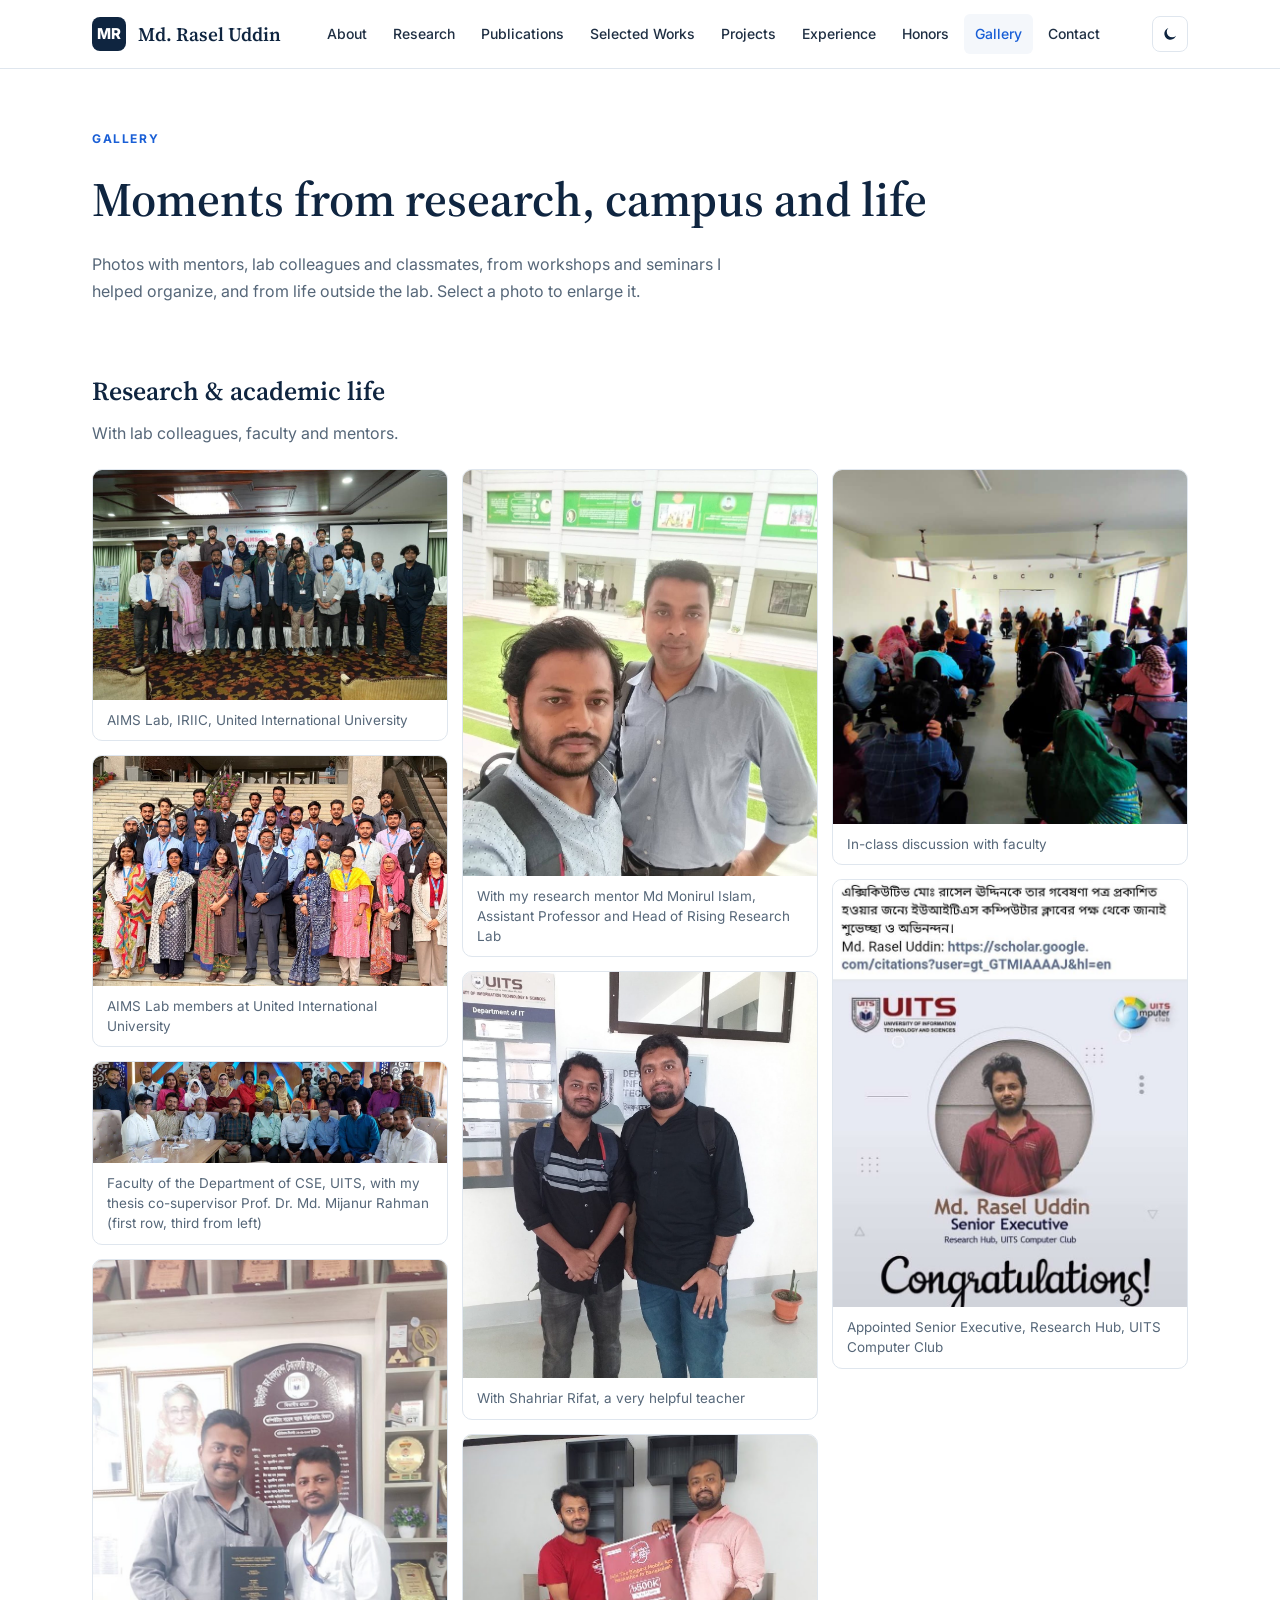
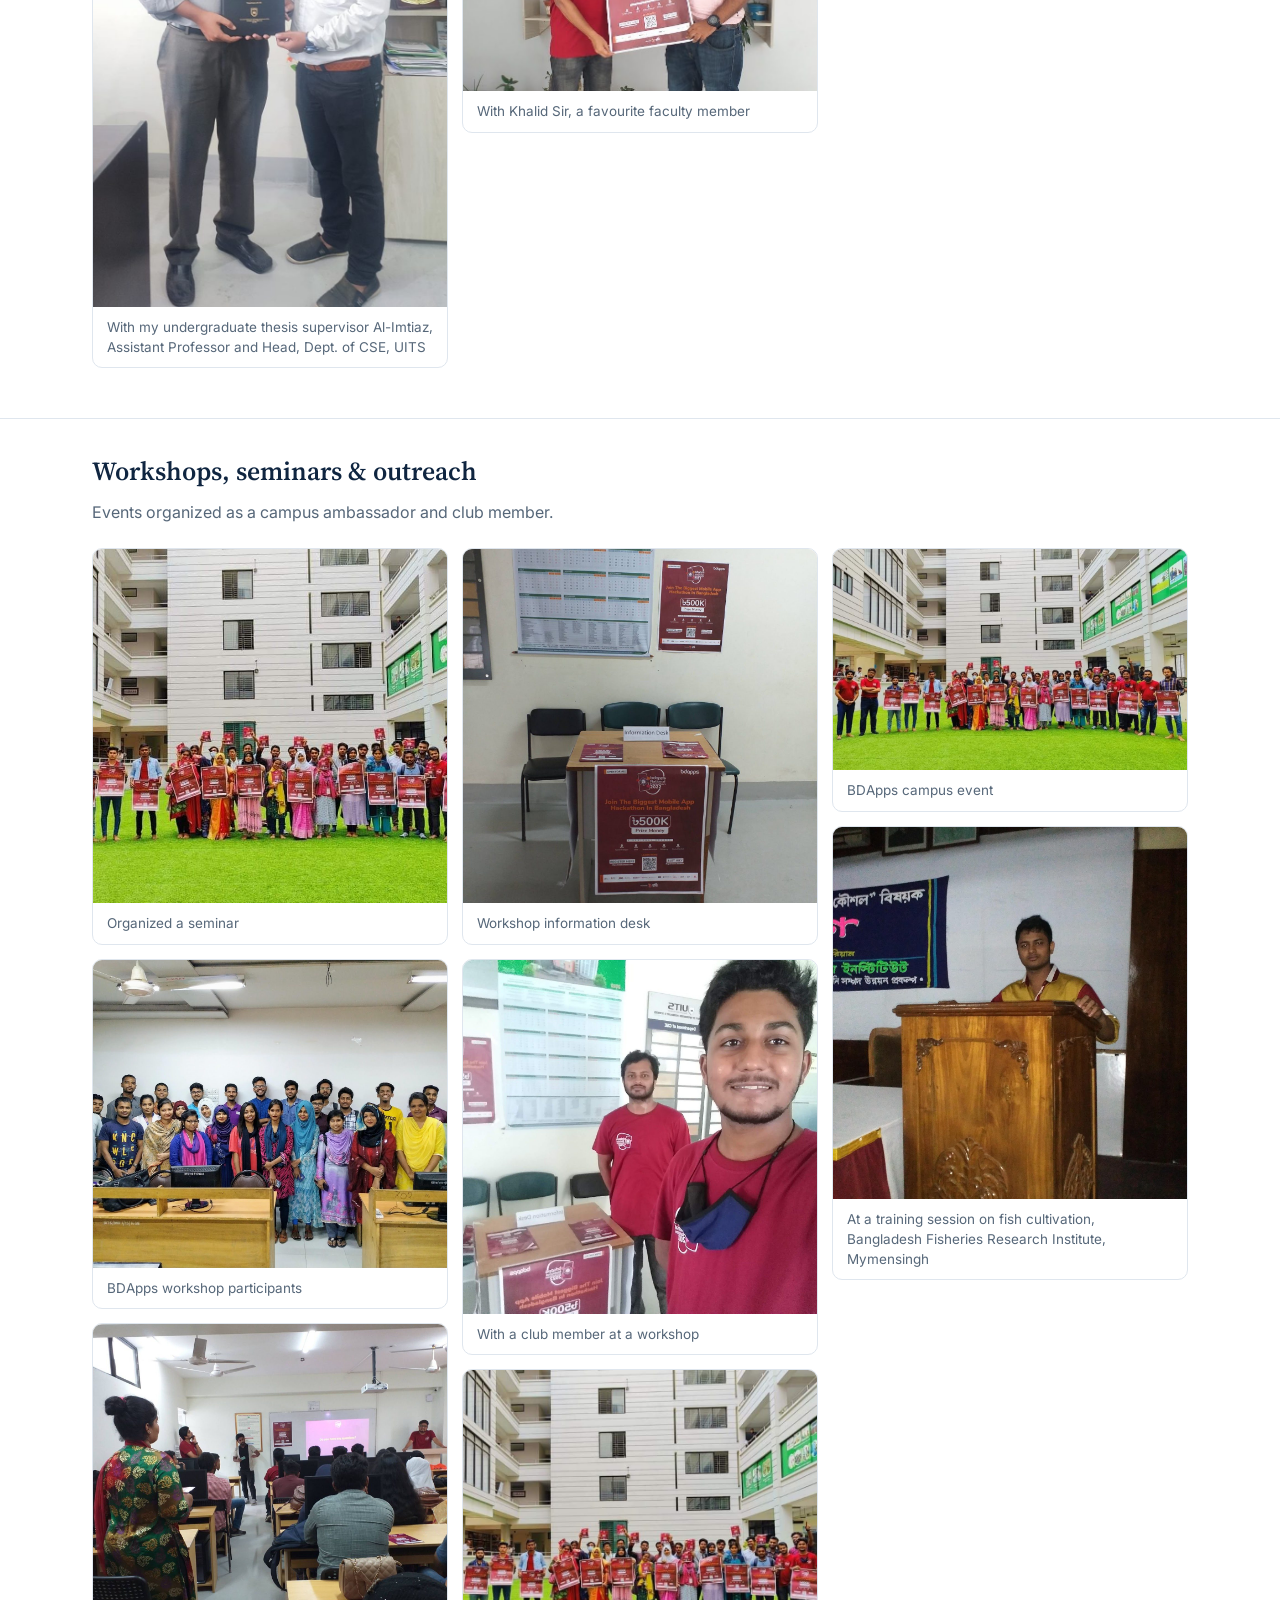
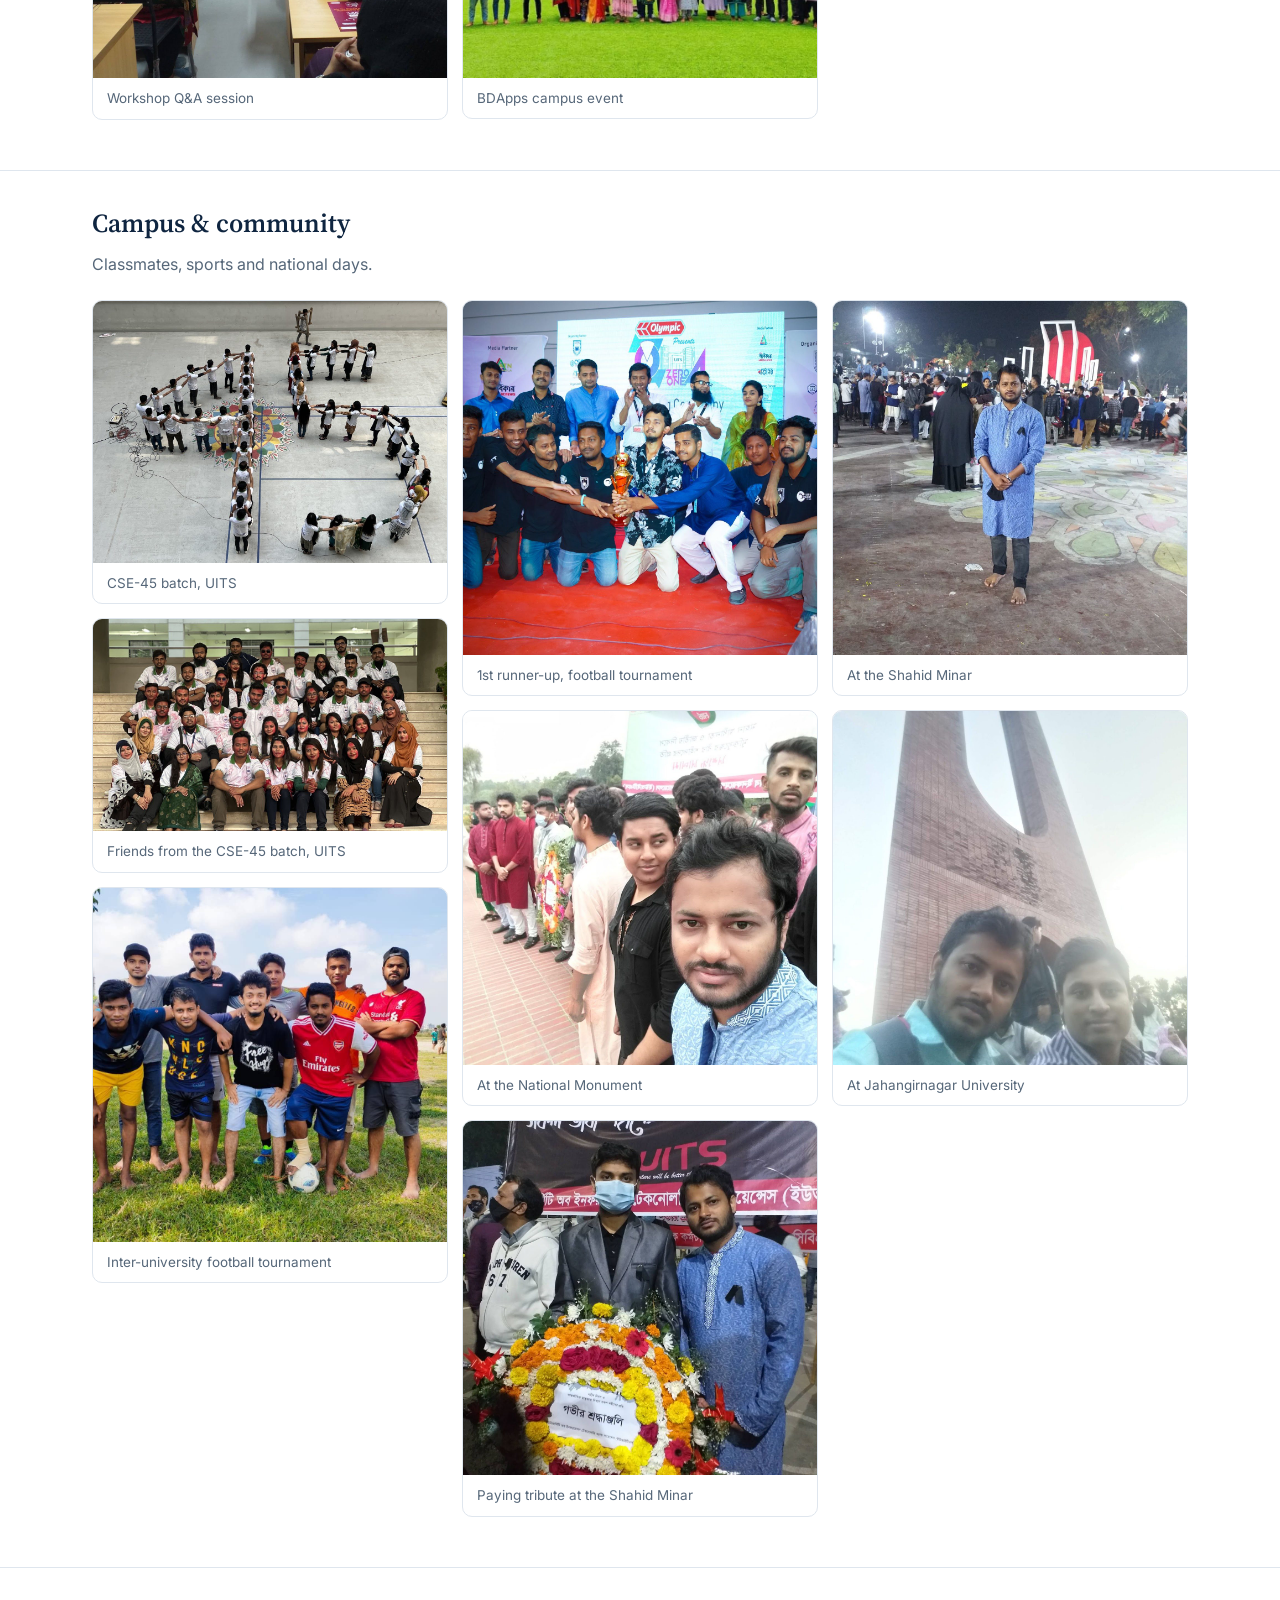
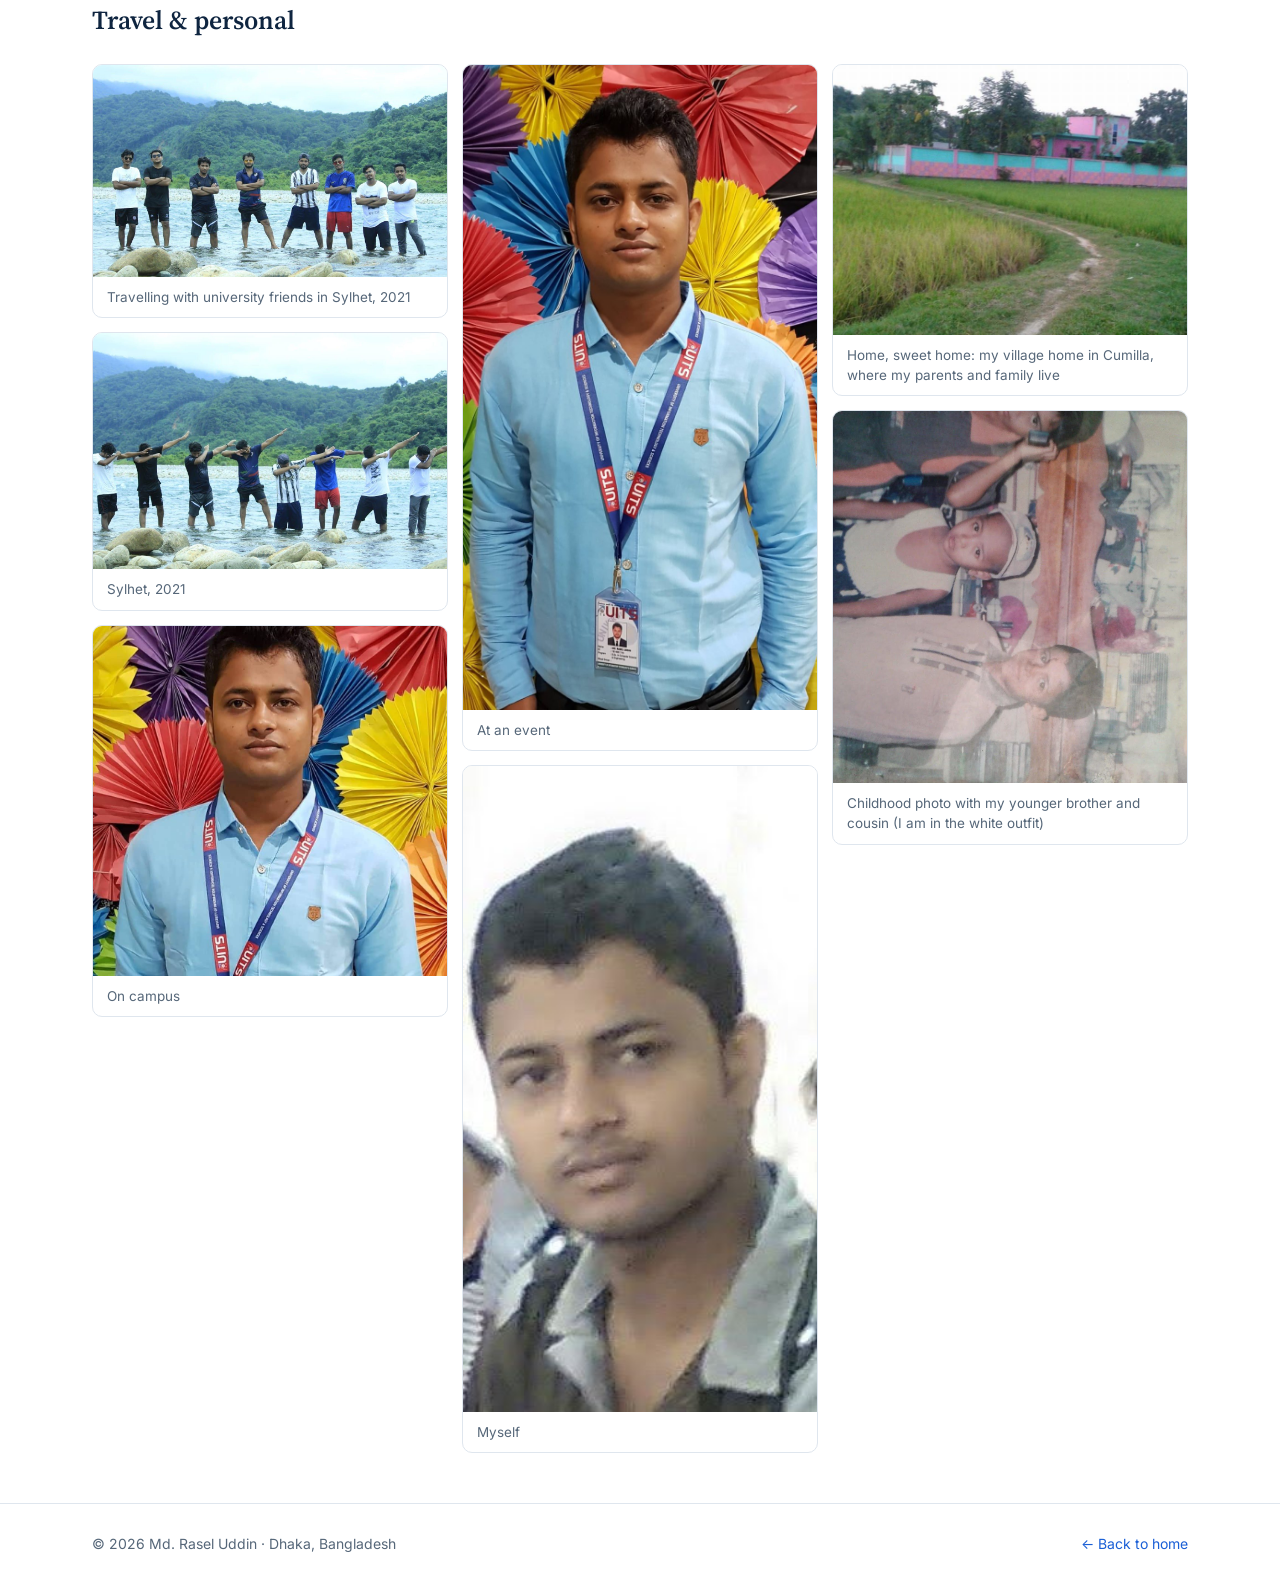
<file: gallery.html>
<!doctype html>
<html lang="en">
<head>
<meta charset="utf-8">
<meta name="viewport" content="width=device-width,initial-scale=1">
<title>Gallery | Md. Rasel Uddin</title>
<meta name="description" content="Md. Rasel Uddin is a Research Associate at AIMS Lab, IRIIC, United International University, working on Bengali clinical speech, clinical NLP, LLMs and biomedical AI.">
<meta name="author" content="Md. Rasel Uddin">
<meta property="og:title" content="Md. Rasel Uddin | Biomedical AI Research">
<meta property="og:description" content="Research Associate at AIMS Lab, UIU. Clinical speech, clinical NLP, LLMs, medical imaging and trustworthy AI.">
<meta property="og:type" content="profile">
<meta property="og:url" content="https://md-rasel-uddin.github.io/">
<meta property="og:image" content="https://md-rasel-uddin.github.io/assets/img/portrait.jpg">
<link rel="canonical" href="https://md-rasel-uddin.github.io/gallery.html">
<link rel="icon" href="favicon.svg">
<link rel="preconnect" href="https://fonts.googleapis.com">
<link rel="preconnect" href="https://fonts.gstatic.com" crossorigin>
<link href="https://fonts.googleapis.com/css2?family=Inter:wght@400;500;600;700;800&family=Source+Serif+4:opsz,wght@8..60,500;8..60,600&display=swap" rel="stylesheet">
<link rel="stylesheet" href="style.css">
<script>try{var t=localStorage.getItem('theme');if(t)document.documentElement.setAttribute('data-theme',t)}catch(e){}</script>
</head>
<body>

<svg width="0" height="0" style="position:absolute" aria-hidden="true">
  <symbol id="i-mail" viewBox="0 0 24 24"><path fill="none" stroke="currentColor" stroke-width="2" d="M3 5h18v14H3z M3 6l9 7 9-7"/></symbol>
  <symbol id="i-scholar" viewBox="0 0 24 24"><path fill="currentColor" d="M12 3 1 9l11 6 9-4.9V17h2V9L12 3zm-6 9.2V16c0 1.7 2.7 4 6 4s6-2.3 6-4v-3.8l-6 3.3-6-3.3z"/></symbol>
  <symbol id="i-rg" viewBox="0 0 24 24"><rect x="2" y="2" width="20" height="20" rx="4" fill="currentColor"/><text x="12" y="16.5" text-anchor="middle" font-family="Georgia,serif" font-size="11" font-weight="700" fill="#fff">RG</text></symbol>
  <symbol id="i-ss" viewBox="0 0 24 24"><path fill="currentColor" d="M3 7c4 0 7 2 9 6 2.5-5 5.5-8 9-9-3 3-5.5 7.5-7 13h-3C9.5 12 7 9 3 7z"/></symbol>
  <symbol id="i-gh" viewBox="0 0 24 24"><path fill="currentColor" d="M12 .5a11.5 11.5 0 0 0-3.6 22.4c.6.1.8-.3.8-.6v-2c-3.2.7-3.9-1.5-3.9-1.5-.5-1.3-1.3-1.7-1.3-1.7-1-.7.1-.7.1-.7 1.2.1 1.8 1.2 1.8 1.2 1 1.8 2.8 1.3 3.5 1 .1-.8.4-1.3.7-1.6-2.6-.3-5.3-1.3-5.3-5.7 0-1.3.5-2.3 1.2-3.1-.1-.3-.5-1.5.1-3.1 0 0 1-.3 3.2 1.2a11 11 0 0 1 5.8 0C17.3 4.8 18.3 5.1 18.3 5.1c.6 1.6.2 2.8.1 3.1.8.8 1.2 1.9 1.2 3.1 0 4.4-2.7 5.4-5.3 5.7.4.4.8 1.1.8 2.2v3.2c0 .3.2.7.8.6A11.5 11.5 0 0 0 12 .5z"/></symbol>
  <symbol id="i-in" viewBox="0 0 24 24"><path fill="currentColor" d="M4.98 3.5a2.5 2.5 0 1 1 0 5 2.5 2.5 0 0 1 0-5zM3 9h4v12H3zM9 9h3.8v1.7h.1c.5-1 1.8-2 3.8-2 4 0 4.8 2.6 4.8 6V21h-4v-5.6c0-1.3 0-3-1.9-3s-2.1 1.4-2.1 2.9V21H9z"/></symbol>
  <symbol id="i-kaggle" viewBox="0 0 24 24"><path fill="currentColor" d="M6 2h3v12l6-6h4l-6.5 6.3L19.5 22h-4l-5-6.3L9 17.2V22H6z"/></symbol>
  <symbol id="i-cv" viewBox="0 0 24 24"><path fill="none" stroke="currentColor" stroke-width="2" d="M6 2h9l5 5v15H6z M14 2v6h6 M9 13h8 M9 17h8"/></symbol>
  <symbol id="i-yt" viewBox="0 0 24 24"><path fill="currentColor" d="M23 7.2a3 3 0 0 0-2.1-2.1C19 4.6 12 4.6 12 4.6s-7 0-8.9.5A3 3 0 0 0 1 7.2 31 31 0 0 0 .5 12a31 31 0 0 0 .5 4.8 3 3 0 0 0 2.1 2.1c1.9.5 8.9.5 8.9.5s7 0 8.9-.5a3 3 0 0 0 2.1-2.1c.4-1.6.5-4.8.5-4.8s0-3.2-.5-4.8zM9.8 15.1V8.9L15.6 12z"/></symbol>
  <symbol id="i-moon" viewBox="0 0 24 24"><path fill="currentColor" d="M21 14.5A9 9 0 1 1 9.5 3a7 7 0 0 0 11.5 11.5z"/></symbol>
</svg>

<a class="skip" href="#main">Skip to content</a>
<header class="site-header">
  <div class="wrap">
    <a class="brand" href="index.html" aria-label="Md. Rasel Uddin, home"><span class="brand-mark">MR</span><span class="brand-name-full">Md. Rasel Uddin</span></a>
    <button class="nav-toggle" aria-expanded="false" aria-controls="site-nav" aria-label="Open menu"><svg width="20" height="20" viewBox="0 0 24 24"><path stroke="currentColor" stroke-width="2" d="M3 6h18M3 12h18M3 18h18"/></svg></button>
    <nav class="nav" id="site-nav" aria-label="Main navigation">
      <a href="index.html#about">About</a>
      <a href="index.html#research">Research</a>
      <a href="index.html#publications">Publications</a>
      <a href="index.html#works">Selected Works</a>
      <a href="index.html#projects">Projects</a>
      <a href="index.html#experience">Experience</a>
      <a href="index.html#honors">Honors</a>
      <a href="gallery.html" class="active" aria-current="page">Gallery</a>
      <a href="index.html#contact">Contact</a>
    </nav>
    <button class="theme-toggle" aria-label="Toggle dark mode" title="Toggle dark mode"><svg width="16" height="16"><use href="#i-moon"/></svg></button>
  </div>
</header>
<main id="main">
<section class="gallery-intro">
  <div class="wrap">
    <p class="eyebrow">Gallery</p>
    <h1 style="font-size:clamp(32px,4.5vw,48px);margin-bottom:10px">Moments from research, campus and life</h1>
    <p class="muted" style="max-width:640px">Photos with mentors, lab colleagues and classmates, from workshops and seminars I helped organize, and from life outside the lab. Select a photo to enlarge it.</p>
  </div>
</section>
<section class="gallery-section">
  <div class="wrap">
    <h2>Research &amp; academic life</h2><p class="muted">With lab colleagues, faculty and mentors.</p>
    <div class="masonry">
      <figure><button type="button" aria-label="Enlarge photo: AIMS Lab, IRIIC, United International University"><img src="assets/img/aims-lab-1.jpg" alt="AIMS Lab, IRIIC, United International University" width="1152" height="748" loading="lazy"></button><figcaption>AIMS Lab, IRIIC, United International University</figcaption></figure>
      <figure><button type="button" aria-label="Enlarge photo: AIMS Lab members at United International University"><img src="assets/img/aims-lab-2.jpg" alt="AIMS Lab members at United International University" width="1280" height="831" loading="lazy"></button><figcaption>AIMS Lab members at United International University</figcaption></figure>
      <figure><button type="button" aria-label="Enlarge photo: Faculty of the Department of CSE, UITS, with my thesis co-supervisor Prof. Dr. Md. Mijanur Rahman (first row, third from left)"><img src="assets/img/faculty-cse-uits.jpg" alt="Faculty of the Department of CSE, UITS, with my thesis co-supervisor Prof. Dr. Md. Mijanur Rahman (first row, third from left)" width="1280" height="364" loading="lazy"></button><figcaption>Faculty of the Department of CSE, UITS, with my thesis co-supervisor Prof. Dr. Md. Mijanur Rahman (first row, third from left)</figcaption></figure>
      <figure><button type="button" aria-label="Enlarge photo: With my undergraduate thesis supervisor Al-Imtiaz, Assistant Professor and Head, Dept. of CSE, UITS"><img src="assets/img/with-thesis-supervisor.jpg" alt="With my undergraduate thesis supervisor Al-Imtiaz, Assistant Professor and Head, Dept. of CSE, UITS" width="766" height="1400" loading="lazy"></button><figcaption>With my undergraduate thesis supervisor Al-Imtiaz, Assistant Professor and Head, Dept. of CSE, UITS</figcaption></figure>
      <figure><button type="button" aria-label="Enlarge photo: With my research mentor Md Monirul Islam, Assistant Professor and Head of Rising Research Lab"><img src="assets/img/with-research-mentor.jpg" alt="With my research mentor Md Monirul Islam, Assistant Professor and Head of Rising Research Lab" width="1221" height="1400" loading="lazy"></button><figcaption>With my research mentor Md Monirul Islam, Assistant Professor and Head of Rising Research Lab</figcaption></figure>
      <figure><button type="button" aria-label="Enlarge photo: With Shahriar Rifat, a very helpful teacher"><img src="assets/img/with-shahriar-rifat.jpg" alt="With Shahriar Rifat, a very helpful teacher" width="1221" height="1400" loading="lazy"></button><figcaption>With Shahriar Rifat, a very helpful teacher</figcaption></figure>
      <figure><button type="button" aria-label="Enlarge photo: With Khalid Sir, a favourite faculty member"><img src="assets/img/with-khalid-sir.jpg" alt="With Khalid Sir, a favourite faculty member" width="715" height="519" loading="lazy"></button><figcaption>With Khalid Sir, a favourite faculty member</figcaption></figure>
      <figure><button type="button" aria-label="Enlarge photo: In-class discussion with faculty"><img src="assets/img/class-discussion.jpg" alt="In-class discussion with faculty" width="720" height="720" loading="lazy"></button><figcaption>In-class discussion with faculty</figcaption></figure>
      <figure><button type="button" aria-label="Enlarge photo: Appointed Senior Executive, Research Hub, UITS Computer Club"><img src="assets/img/research-hub-senior-exec.jpg" alt="Appointed Senior Executive, Research Hub, UITS Computer Club" width="720" height="869" loading="lazy"></button><figcaption>Appointed Senior Executive, Research Hub, UITS Computer Club</figcaption></figure>
    </div>
  </div>
</section>
<section class="gallery-section">
  <div class="wrap">
    <h2>Workshops, seminars &amp; outreach</h2><p class="muted">Events organized as a campus ambassador and club member.</p>
    <div class="masonry">
      <figure><button type="button" aria-label="Enlarge photo: Organized a seminar"><img src="assets/img/organized-seminar.jpg" alt="Organized a seminar" width="674" height="674" loading="lazy"></button><figcaption>Organized a seminar</figcaption></figure>
      <figure><button type="button" aria-label="Enlarge photo: BDApps workshop participants"><img src="assets/img/bdapps-workshop.jpg" alt="BDApps workshop participants" width="1280" height="1115" loading="lazy"></button><figcaption>BDApps workshop participants</figcaption></figure>
      <figure><button type="button" aria-label="Enlarge photo: Workshop QandA session"><img src="assets/img/workshop-qa.jpg" alt="Workshop QandA session" width="1280" height="1280" loading="lazy"></button><figcaption>Workshop Q&amp;A session</figcaption></figure>
      <figure><button type="button" aria-label="Enlarge photo: Workshop information desk"><img src="assets/img/workshop-info-desk.jpg" alt="Workshop information desk" width="1280" height="1280" loading="lazy"></button><figcaption>Workshop information desk</figcaption></figure>
      <figure><button type="button" aria-label="Enlarge photo: With a club member at a workshop"><img src="assets/img/with-club-member.jpg" alt="With a club member at a workshop" width="1280" height="1280" loading="lazy"></button><figcaption>With a club member at a workshop</figcaption></figure>
      <figure><button type="button" aria-label="Enlarge photo: BDApps campus event"><img src="assets/img/bdapps-event-1.jpg" alt="BDApps campus event" width="774" height="674" loading="lazy"></button><figcaption>BDApps campus event</figcaption></figure>
      <figure><button type="button" aria-label="Enlarge photo: BDApps campus event"><img src="assets/img/bdapps-event-2.jpg" alt="BDApps campus event" width="1080" height="674" loading="lazy"></button><figcaption>BDApps campus event</figcaption></figure>
      <figure><button type="button" aria-label="Enlarge photo: At a training session on fish cultivation, Bangladesh Fisheries Research Institute, Mymensingh"><img src="assets/img/training-fisheries.jpg" alt="At a training session on fish cultivation, Bangladesh Fisheries Research Institute, Mymensingh" width="1280" height="1345" loading="lazy"></button><figcaption>At a training session on fish cultivation, Bangladesh Fisheries Research Institute, Mymensingh</figcaption></figure>
    </div>
  </div>
</section>
<section class="gallery-section">
  <div class="wrap">
    <h2>Campus &amp; community</h2><p class="muted">Classmates, sports and national days.</p>
    <div class="masonry">
      <figure><button type="button" aria-label="Enlarge photo: CSE-45 batch, UITS"><img src="assets/img/cse45-batch-1.jpg" alt="CSE-45 batch, UITS" width="1280" height="947" loading="lazy"></button><figcaption>CSE-45 batch, UITS</figcaption></figure>
      <figure><button type="button" aria-label="Enlarge photo: Friends from the CSE-45 batch, UITS"><img src="assets/img/cse45-batch-2.jpg" alt="Friends from the CSE-45 batch, UITS" width="1280" height="768" loading="lazy"></button><figcaption>Friends from the CSE-45 batch, UITS</figcaption></figure>
      <figure><button type="button" aria-label="Enlarge photo: Inter-university football tournament"><img src="assets/img/football.jpg" alt="Inter-university football tournament" width="960" height="960" loading="lazy"></button><figcaption>Inter-university football tournament</figcaption></figure>
      <figure><button type="button" aria-label="Enlarge photo: 1st runner-up, football tournament"><img src="assets/img/football-runner-up.jpg" alt="1st runner-up, football tournament" width="1280" height="1280" loading="lazy"></button><figcaption>1st runner-up, football tournament</figcaption></figure>
      <figure><button type="button" aria-label="Enlarge photo: At the National Monument"><img src="assets/img/national-monument.jpg" alt="At the National Monument" width="1280" height="1280" loading="lazy"></button><figcaption>At the National Monument</figcaption></figure>
      <figure><button type="button" aria-label="Enlarge photo: Paying tribute at the Shahid Minar"><img src="assets/img/shahid-minar-tribute.jpg" alt="Paying tribute at the Shahid Minar" width="1280" height="1280" loading="lazy"></button><figcaption>Paying tribute at the Shahid Minar</figcaption></figure>
      <figure><button type="button" aria-label="Enlarge photo: At the Shahid Minar"><img src="assets/img/shahid-minar.jpg" alt="At the Shahid Minar" width="1280" height="1280" loading="lazy"></button><figcaption>At the Shahid Minar</figcaption></figure>
      <figure><button type="button" aria-label="Enlarge photo: At Jahangirnagar University"><img src="assets/img/jahangirnagar.jpg" alt="At Jahangirnagar University" width="1280" height="1280" loading="lazy"></button><figcaption>At Jahangirnagar University</figcaption></figure>
    </div>
  </div>
</section>
<section class="gallery-section">
  <div class="wrap">
    <h2>Travel &amp; personal</h2>
    <div class="masonry">
      <figure><button type="button" aria-label="Enlarge photo: Travelling with university friends in Sylhet, 2021"><img src="assets/img/sylhet-1.jpg" alt="Travelling with university friends in Sylhet, 2021" width="1280" height="768" loading="lazy"></button><figcaption>Travelling with university friends in Sylhet, 2021</figcaption></figure>
      <figure><button type="button" aria-label="Enlarge photo: Sylhet, 2021"><img src="assets/img/sylhet-2.jpg" alt="Sylhet, 2021" width="1280" height="853" loading="lazy"></button><figcaption>Sylhet, 2021</figcaption></figure>
      <figure><button type="button" aria-label="Enlarge photo: On campus"><img src="assets/img/portrait-campus.jpg" alt="On campus" width="949" height="938" loading="lazy"></button><figcaption>On campus</figcaption></figure>
      <figure><button type="button" aria-label="Enlarge photo: At an event"><img src="assets/img/portrait-id.jpg" alt="At an event" width="768" height="1400" loading="lazy"></button><figcaption>At an event</figcaption></figure>
      <figure><button type="button" aria-label="Enlarge photo: Myself"><img src="assets/img/portrait-casual.jpg" alt="Myself" width="279" height="509" loading="lazy"></button><figcaption>Myself</figcaption></figure>
      <figure><button type="button" aria-label="Enlarge photo: Home, sweet home: my village home in Cumilla, where my parents and family live"><img src="assets/img/home-cumilla.jpg" alt="Home, sweet home: my village home in Cumilla, where my parents and family live" width="756" height="576" loading="lazy"></button><figcaption>Home, sweet home: my village home in Cumilla, where my parents and family live</figcaption></figure>
      <figure><button type="button" aria-label="Enlarge photo: Childhood photo with my younger brother and cousin (I am in the white outfit)"><img src="assets/img/childhood.jpg" alt="Childhood photo with my younger brother and cousin (I am in the white outfit)" width="1280" height="1345" loading="lazy"></button><figcaption>Childhood photo with my younger brother and cousin (I am in the white outfit)</figcaption></figure>
    </div>
  </div>
</section>
</main>
<div class="lightbox" role="dialog" aria-modal="true" aria-label="Photo viewer"><button type="button" aria-label="Close">×</button><img alt=""><p></p></div>
<footer>
  <div class="wrap">
    <p>© <span id="yr">2026</span> Md. Rasel Uddin · Dhaka, Bangladesh</p>
    <p><a href="index.html">← Back to home</a></p>
  </div>
</footer>
<script src="site.js"></script>
</body>
</html>
</file>
<file: style.css>
/* ============ Tokens ============ */
:root{
  --navy:#0f2540; --blue:#1a5fd6; --blue-ink:#164fb3; --ink:#1f2f43; --muted:#566779;
  --line:#dfe6ee; --pale:#f4f7fb; --chip:#e8eff9; --card:#ffffff; --bg:#ffffff;
  --accent-soft:#91b7ff; --shadow:0 1px 2px rgba(15,37,64,.06),0 8px 24px rgba(15,37,64,.06);
  --serif:"Source Serif 4",Georgia,"Times New Roman",serif;
  --sans:"Inter",system-ui,-apple-system,"Segoe UI",Roboto,Arial,sans-serif;
  --max:1160px; --radius:10px;
}
@media (prefers-color-scheme:dark){
  :root:not([data-theme="light"]){
    --navy:#e6eef8; --blue:#7fb0ff; --blue-ink:#9cc1ff; --ink:#cfd9e5; --muted:#97a6b7;
    --line:#26364a; --pale:#111c2b; --chip:#1b2a3e; --card:#132134; --bg:#0b1522;
    --shadow:0 1px 2px rgba(0,0,0,.3),0 8px 24px rgba(0,0,0,.25);
  }
}
:root[data-theme="dark"]{
  --navy:#e6eef8; --blue:#7fb0ff; --blue-ink:#9cc1ff; --ink:#cfd9e5; --muted:#97a6b7;
  --line:#26364a; --pale:#111c2b; --chip:#1b2a3e; --card:#132134; --bg:#0b1522;
  --shadow:0 1px 2px rgba(0,0,0,.3),0 8px 24px rgba(0,0,0,.25);
}

/* ============ Base ============ */
*{box-sizing:border-box}
html{scroll-behavior:smooth;scroll-padding-top:84px;-webkit-text-size-adjust:100%}
body{margin:0;background:var(--bg);color:var(--ink);font-family:var(--sans);font-size:16px;line-height:1.7;overflow-x:hidden}
img{max-width:100%;display:block}
a{color:var(--blue);text-decoration:none}
a:hover{text-decoration:underline;text-underline-offset:3px}
a:focus-visible,button:focus-visible,summary:focus-visible{outline:3px solid var(--blue);outline-offset:3px;border-radius:4px}
h1,h2,h3,h4{font-family:var(--serif);color:var(--navy);font-weight:600;margin:0}
p{margin:0 0 14px}
ul{margin:0;padding-left:20px}
.skip{position:absolute;left:16px;top:-100px;background:var(--card);padding:10px 14px;z-index:100;border-radius:6px}
.skip:focus{top:10px}
.wrap{max-width:var(--max);margin:0 auto;padding:0 32px}

/* ============ Header ============ */
.site-header{position:sticky;top:0;z-index:50;background:color-mix(in srgb,var(--bg) 88%,transparent);backdrop-filter:saturate(1.4) blur(10px);-webkit-backdrop-filter:saturate(1.4) blur(10px);border-bottom:1px solid var(--line)}
.site-header .wrap{display:flex;align-items:center;justify-content:space-between;height:68px;gap:20px}
.brand{display:flex;align-items:center;gap:12px;color:var(--navy);font-family:var(--serif);font-weight:600;font-size:19px;white-space:nowrap}
.brand:hover{text-decoration:none}
.brand-mark{width:34px;height:34px;border-radius:8px;background:#0f2540;color:#fff;display:grid;place-items:center;font-family:var(--sans);font-weight:800;font-size:15px}
.nav{display:flex;gap:4px;align-items:center}
.nav a{color:var(--ink);font-size:14px;font-weight:500;padding:8px 11px;border-radius:6px}
.nav a:hover,.nav a.active{background:var(--pale);color:var(--blue);text-decoration:none}
.nav-toggle{display:none;background:none;border:1px solid var(--line);border-radius:8px;padding:8px 10px;color:var(--navy);cursor:pointer}
.nav-toggle svg{display:block}
.theme-toggle{background:none;border:1px solid var(--line);border-radius:8px;width:36px;height:36px;display:grid;place-items:center;color:var(--navy);cursor:pointer;margin-left:6px}

/* ============ Sections ============ */
section{padding:84px 0;border-bottom:1px solid var(--line)}
section.alt{background:var(--pale)}
.eyebrow{font-family:var(--sans);font-size:12px;font-weight:700;letter-spacing:1.6px;text-transform:uppercase;color:var(--blue);margin:0 0 10px}
.section-head{display:flex;align-items:flex-end;justify-content:space-between;gap:20px;margin-bottom:40px;flex-wrap:wrap}
.section-head h2{font-size:clamp(28px,3.4vw,38px);line-height:1.2;letter-spacing:-.3px}
.section-head p.sub{color:var(--muted);max-width:640px;margin:10px 0 0}
.muted{color:var(--muted)}
.small{font-size:14px}

/* ============ Hero ============ */
.hero{padding:72px 0 76px}
.hero-grid{display:grid;grid-template-columns:1.55fr 1fr;gap:64px;align-items:center}
.hero h1{font-size:clamp(40px,5.6vw,64px);line-height:1.08;letter-spacing:-1px;margin:6px 0 14px}
.hero .role{font-size:18px;color:var(--navy);font-weight:600;margin-bottom:4px}
.hero .affil{color:var(--muted);margin-bottom:22px}
.hero .bio{font-size:17px;max-width:620px}
.interests{display:flex;flex-wrap:wrap;gap:8px;margin:22px 0 26px}
.chip{display:inline-block;background:var(--chip);color:var(--navy);padding:4px 12px;border-radius:999px;font-size:13px;font-weight:500;line-height:1.7}
.actions{display:flex;flex-wrap:wrap;gap:12px;align-items:center}
.btn{display:inline-flex;align-items:center;gap:8px;padding:11px 18px;border-radius:8px;font-size:14px;font-weight:600;border:1px solid var(--blue);background:var(--blue);color:#fff}
.btn:hover{text-decoration:none;filter:brightness(1.08)}
:root[data-theme="dark"] .btn{color:#0b1522}
@media (prefers-color-scheme:dark){:root:not([data-theme="light"]) .btn{color:#0b1522}}
.btn.ghost{background:transparent;color:var(--blue)}
.profile-links{display:flex;flex-wrap:wrap;gap:6px 18px;margin-top:22px;font-size:14px;font-weight:500}
.profile-links a{display:inline-flex;align-items:center;gap:6px;color:var(--ink)}
.profile-links a:hover{color:var(--blue)}
.profile-links svg{width:16px;height:16px;flex:none}
.portrait-card{background:var(--card);border:1px solid var(--line);border-radius:16px;box-shadow:var(--shadow);overflow:hidden}
.portrait-card img{width:100%;aspect-ratio:4/4.3;object-fit:cover;object-position:center 20%;background:#eef2f7}
.portrait-card .meta{padding:20px 22px}
.portrait-card .meta h3{font-size:18px;margin-bottom:4px}
.portrait-card .meta p{margin:0;font-size:14px;color:var(--muted);line-height:1.6}

/* ============ About ============ */
.about-grid{display:grid;grid-template-columns:1.4fr 1fr;gap:56px}
.about-grid .lead{font-size:18px;color:var(--navy);font-family:var(--serif);line-height:1.6}
.facts{border:1px solid var(--line);border-radius:var(--radius);background:var(--card);padding:6px 22px}
.facts div{display:grid;grid-template-columns:120px 1fr;gap:14px;padding:13px 0;border-bottom:1px solid var(--line);font-size:14.5px}
.facts div:last-child{border-bottom:0}
.facts dt{font-weight:600;color:var(--navy)}
.facts dd{margin:0;color:var(--muted)}

/* ============ Research ============ */
.feature{background:var(--card);border:1px solid var(--line);border-radius:14px;overflow:hidden;box-shadow:var(--shadow)}
.feature-photos{display:grid;grid-template-columns:1fr 1fr;gap:2px;background:var(--line)}
.feature-photos img{width:100%;height:260px;object-fit:cover}
.feature-body{padding:36px 40px}
.feature-body h3{font-size:clamp(22px,2.6vw,28px);line-height:1.3;margin:4px 0 6px}
.feature-body .org{color:var(--muted);font-size:14.5px;margin-bottom:18px}
.two-col{display:grid;grid-template-columns:1.25fr 1fr;gap:40px;margin-top:10px}
.two-col h4{font-family:var(--sans);font-size:13px;letter-spacing:1.2px;text-transform:uppercase;color:var(--blue);margin:6px 0 12px}
.checklist{list-style:none;padding:0}
.checklist li{position:relative;padding-left:22px;margin-bottom:8px;font-size:15px}
.checklist li::before{content:"";position:absolute;left:2px;top:.62em;width:8px;height:8px;border-radius:2px;background:var(--blue);opacity:.75}
.impact{margin-top:22px;padding:16px 20px;border-left:3px solid var(--blue);background:var(--pale);border-radius:0 8px 8px 0;font-size:15px}
.cards{display:grid;grid-template-columns:repeat(3,1fr);gap:20px;margin-top:22px}
.card{background:var(--card);border:1px solid var(--line);border-radius:var(--radius);padding:26px}
.card h3{font-size:19px;line-height:1.35;margin:2px 0 10px}
.card p{color:var(--muted);font-size:15px}
.card .tag{font-size:11.5px;font-weight:700;letter-spacing:1.3px;text-transform:uppercase;color:var(--blue)}
.cards-2{grid-template-columns:repeat(2,1fr)}
.subhead{font-size:20px;margin:56px 0 4px}

/* ============ Publications ============ */
.pub-group{margin-top:8px}
.pub-group h3{font-family:var(--sans);font-size:13px;letter-spacing:1.3px;text-transform:uppercase;color:var(--muted);margin:34px 0 4px;font-weight:700}
.pub{display:grid;grid-template-columns:72px 1fr;gap:22px;padding:22px 0;border-bottom:1px solid var(--line)}
.pub .year{font-family:var(--serif);font-size:20px;font-weight:600;color:var(--blue)}
.pub .title{font-family:var(--serif);font-size:19px;color:var(--navy);line-height:1.4;font-weight:600;margin-bottom:6px}
.pub .authors{font-size:14.5px;color:var(--ink);margin-bottom:2px}
.pub .authors b{color:var(--navy)}
.pub .venue{font-size:14.5px;color:var(--muted);font-style:italic;margin-bottom:10px}
.pub-links{display:flex;flex-wrap:wrap;gap:8px}
.pub-links a,.badge{font-size:12.5px;font-weight:600;padding:3px 10px;border:1px solid var(--line);border-radius:6px;color:var(--blue);background:var(--card)}
.pub-links a:hover{border-color:var(--blue);text-decoration:none}
.badge{color:var(--muted)}
.badge.status{border-color:transparent;background:var(--chip);color:var(--navy)}

/* ============ Selected works ============ */
.work{display:grid;grid-template-columns:1fr 340px;gap:40px;padding:36px 0;border-bottom:1px solid var(--line)}
.work:last-child{border-bottom:0}
.work.no-fig{grid-template-columns:1fr}
.work .num{font-size:12px;font-weight:700;letter-spacing:1.4px;color:var(--blue);text-transform:uppercase}
.work h3{font-size:21px;line-height:1.4;margin:6px 0 14px}
.work dl{margin:0;display:grid;grid-template-columns:130px 1fr;gap:8px 18px;font-size:15px}
.work dt{font-weight:600;color:var(--navy)}
.work dd{margin:0;color:var(--muted)}
.work figure{margin:0;background:#fff;border:1px solid var(--line);border-radius:var(--radius);padding:12px;align-self:start}
.work figure img{width:100%;height:auto}
.work figcaption{font-size:12.5px;color:#5b6b7c;margin-top:8px;text-align:center}
.metrics{display:flex;flex-wrap:wrap;gap:8px;margin:2px 0}
.metric{font-size:13px;background:var(--chip);color:var(--navy);padding:2px 10px;border-radius:6px}

/* ============ Projects ============ */
.proj-grid{display:grid;grid-template-columns:repeat(3,1fr);gap:22px}
.proj{background:var(--card);border:1px solid var(--line);border-radius:var(--radius);overflow:hidden;display:flex;flex-direction:column;transition:transform .15s ease,box-shadow .15s ease}
.proj:hover{transform:translateY(-2px);box-shadow:var(--shadow)}
.proj .thumb{height:170px;background:#f3f5f8;border-bottom:1px solid var(--line);display:grid;place-items:center;overflow:hidden}
.proj .thumb img{width:100%;height:100%;object-fit:cover;object-position:top}
.proj .thumb img.contain{object-fit:contain;padding:12px}
.proj .body{padding:20px 22px 22px;display:flex;flex-direction:column;flex:1}
.proj h3{font-size:18px;line-height:1.35;margin-bottom:8px}
.proj p{font-size:14.5px;color:var(--muted);flex:1}
.proj .stack{display:flex;flex-wrap:wrap;gap:6px;margin-bottom:14px}
.proj .stack span{font-size:12px;background:var(--chip);color:var(--navy);padding:2px 9px;border-radius:5px}
.proj .gh{font-size:14px;font-weight:600;display:inline-flex;align-items:center;gap:6px}

/* ============ Experience & education ============ */
.bg-grid{display:grid;grid-template-columns:1.2fr 1fr;gap:64px}
.col-title{font-family:var(--sans);font-size:13px;letter-spacing:1.3px;text-transform:uppercase;color:var(--muted);font-weight:700;margin:0 0 22px}
.tl{position:relative;padding-left:26px;border-left:2px solid var(--line);margin-left:6px}
.tl-item{position:relative;padding-bottom:30px}
.tl-item:last-child{padding-bottom:4px}
.tl-item::before{content:"";position:absolute;left:-33px;top:6px;width:12px;height:12px;border-radius:50%;background:var(--bg);border:3px solid var(--blue)}
.tl-item .when{font-size:12.5px;font-weight:700;letter-spacing:1px;color:var(--blue);text-transform:uppercase}
.tl-item h3{font-size:19px;margin:3px 0 2px}
.tl-item .where{font-size:14.5px;color:var(--navy);margin-bottom:6px;font-weight:500}
.tl-item p,.tl-item li{font-size:14.5px;color:var(--muted)}
.edu{background:var(--card);border:1px solid var(--line);border-radius:var(--radius);padding:24px;margin-bottom:28px}
.edu h3{font-size:19px;margin:4px 0 4px}
.edu p{font-size:14.5px;color:var(--muted);margin-bottom:8px}
.edu .thesis{margin-top:12px;padding-top:12px;border-top:1px solid var(--line)}
.skills dl{margin:0}
.skills div{padding:10px 0;border-bottom:1px solid var(--line);font-size:14.5px}
.skills div:last-child{border-bottom:0}
.skills dt{font-weight:600;color:var(--navy);margin-bottom:2px}
.skills dd{margin:0;color:var(--muted)}

/* ============ Honors & certificates ============ */
.cert-list{display:grid;grid-template-columns:1fr 1fr;gap:14px}
.cert{display:grid;grid-template-columns:64px 1fr auto;gap:16px;align-items:center;background:var(--card);border:1px solid var(--line);border-radius:var(--radius);padding:16px 18px}
.cert .yr{font-family:var(--serif);font-weight:600;color:var(--blue);font-size:17px}
.cert h3{font-family:var(--sans);font-size:15px;font-weight:600;line-height:1.4;margin-bottom:2px}
.cert p{margin:0;font-size:13.5px;color:var(--muted);line-height:1.5}
.cert a{font-size:13px;font-weight:600;white-space:nowrap}
.train{display:grid;grid-template-columns:repeat(3,1fr);gap:16px}
.train .card{padding:22px}
.train .card h3{font-size:17px}

/* ============ Leadership ============ */
.lead-grid{display:grid;grid-template-columns:repeat(2,1fr);gap:20px}
.lead-card{display:grid;grid-template-columns:72px 1fr;gap:18px;background:var(--card);border:1px solid var(--line);border-radius:var(--radius);padding:22px}
.lead-card .logo{width:72px;height:72px;border-radius:10px;border:1px solid var(--line);background:#fff;object-fit:contain;padding:6px}
.lead-card .logo.ph{display:grid;place-items:center;font-weight:800;color:#0f2540;font-size:18px;padding:0}
.lead-card h3{font-size:18px;margin-bottom:2px}
.lead-card .role{font-size:13.5px;color:var(--blue);font-weight:600;margin-bottom:8px}
.lead-card p{font-size:14.5px;color:var(--muted);margin:0}
.strip{display:grid;grid-template-columns:repeat(4,1fr);gap:10px;margin-top:22px}
.strip figure{margin:0}
.strip img{width:100%;aspect-ratio:1/1;object-fit:cover;border-radius:8px}
.strip figcaption{font-size:12.5px;color:var(--muted);margin-top:6px;line-height:1.4}

/* ============ Contact ============ */
.contact-grid{display:grid;grid-template-columns:1.2fr 1fr;gap:56px;align-items:start}
.contact h2{font-size:clamp(30px,4vw,44px);margin-bottom:14px}
.email-big{font-family:var(--serif);font-size:clamp(20px,3vw,28px);font-weight:600;overflow-wrap:anywhere}
.link-list{list-style:none;padding:0;margin:0;border:1px solid var(--line);border-radius:var(--radius);background:var(--card)}
.link-list li{border-bottom:1px solid var(--line)}
.link-list li:last-child{border-bottom:0}
.link-list a{display:flex;align-items:center;justify-content:space-between;gap:12px;padding:13px 18px;color:var(--ink);font-size:14.5px;font-weight:500}
.link-list a:hover{background:var(--pale);color:var(--blue);text-decoration:none}
.link-list span.handle{color:var(--muted);font-weight:400;font-size:13px;overflow:hidden;text-overflow:ellipsis;white-space:nowrap}

/* ============ Footer ============ */
footer{padding:28px 0;font-size:14px;color:var(--muted)}
footer .wrap{display:flex;justify-content:space-between;gap:12px 28px;flex-wrap:wrap}
footer p{margin:0}

/* ============ Gallery page ============ */
.gallery-intro{padding:60px 0 20px;border-bottom:0}
.gallery-section{padding:30px 0 50px;border-bottom:1px solid var(--line)}
.gallery-section h2{font-size:26px;margin-bottom:6px}
.masonry{columns:3 260px;column-gap:14px;margin-top:22px}
.masonry figure{break-inside:avoid;margin:0 0 14px;background:var(--card);border:1px solid var(--line);border-radius:10px;overflow:hidden}
.masonry button{all:unset;cursor:zoom-in;display:block;width:100%}
.masonry img{width:100%;height:auto}
.masonry figcaption{padding:10px 14px;font-size:13.5px;color:var(--muted);line-height:1.5}
.lightbox{position:fixed;inset:0;background:rgba(5,12,22,.92);display:none;align-items:center;justify-content:center;z-index:200;padding:24px;flex-direction:column;gap:12px}
.lightbox.open{display:flex}
.lightbox img{max-width:min(1200px,100%);max-height:82vh;object-fit:contain;border-radius:6px}
.lightbox p{color:#d7e2ef;font-size:14px;text-align:center;max-width:800px;margin:0}
.lightbox button{position:absolute;top:16px;right:16px;background:rgba(255,255,255,.12);border:0;color:#fff;width:42px;height:42px;border-radius:50%;font-size:22px;cursor:pointer}

/* ============ Responsive ============ */
@media (max-width:1020px){
  .nav-toggle{display:block}
  .nav{position:absolute;top:68px;left:0;right:0;background:var(--bg);border-bottom:1px solid var(--line);flex-direction:column;align-items:stretch;padding:10px 20px 16px;display:none}
  .nav.open{display:flex}
  .nav a{padding:10px 12px}
  .theme-toggle{margin-left:auto}
  .cards,.proj-grid,.train{grid-template-columns:1fr 1fr}
}
@media (max-width:820px){
  .wrap{padding:0 16px}
  section{padding:56px 0}
  .hero{padding:40px 0 52px}
  .hero-grid,.about-grid,.two-col,.bg-grid,.contact-grid{grid-template-columns:1fr;gap:36px}
  .hero-grid .portrait-card{max-width:380px;order:-1}
  .portrait-card img{aspect-ratio:1/1}
  .feature-body{padding:24px 20px}
  .feature-photos{grid-template-columns:1fr}
  .feature-photos img{height:200px}
  .cards,.cards-2,.proj-grid,.train,.lead-grid,.cert-list{grid-template-columns:1fr}
  .work{grid-template-columns:1fr;gap:20px}
  .work dl{grid-template-columns:1fr;gap:2px}
  .work dd{margin-bottom:10px}
  .pub{grid-template-columns:1fr;gap:4px}
  .cert{grid-template-columns:52px 1fr;gap:12px}
  .cert a{grid-column:2}
  .strip{grid-template-columns:1fr 1fr}
  .facts div{grid-template-columns:1fr;gap:0}
  .brand .brand-name-full{display:none}
}
@media (prefers-reduced-motion:reduce){html{scroll-behavior:auto}.proj{transition:none}}
@media print{.site-header,.theme-toggle,.nav-toggle{display:none}section{padding:24px 0}}
</file>
